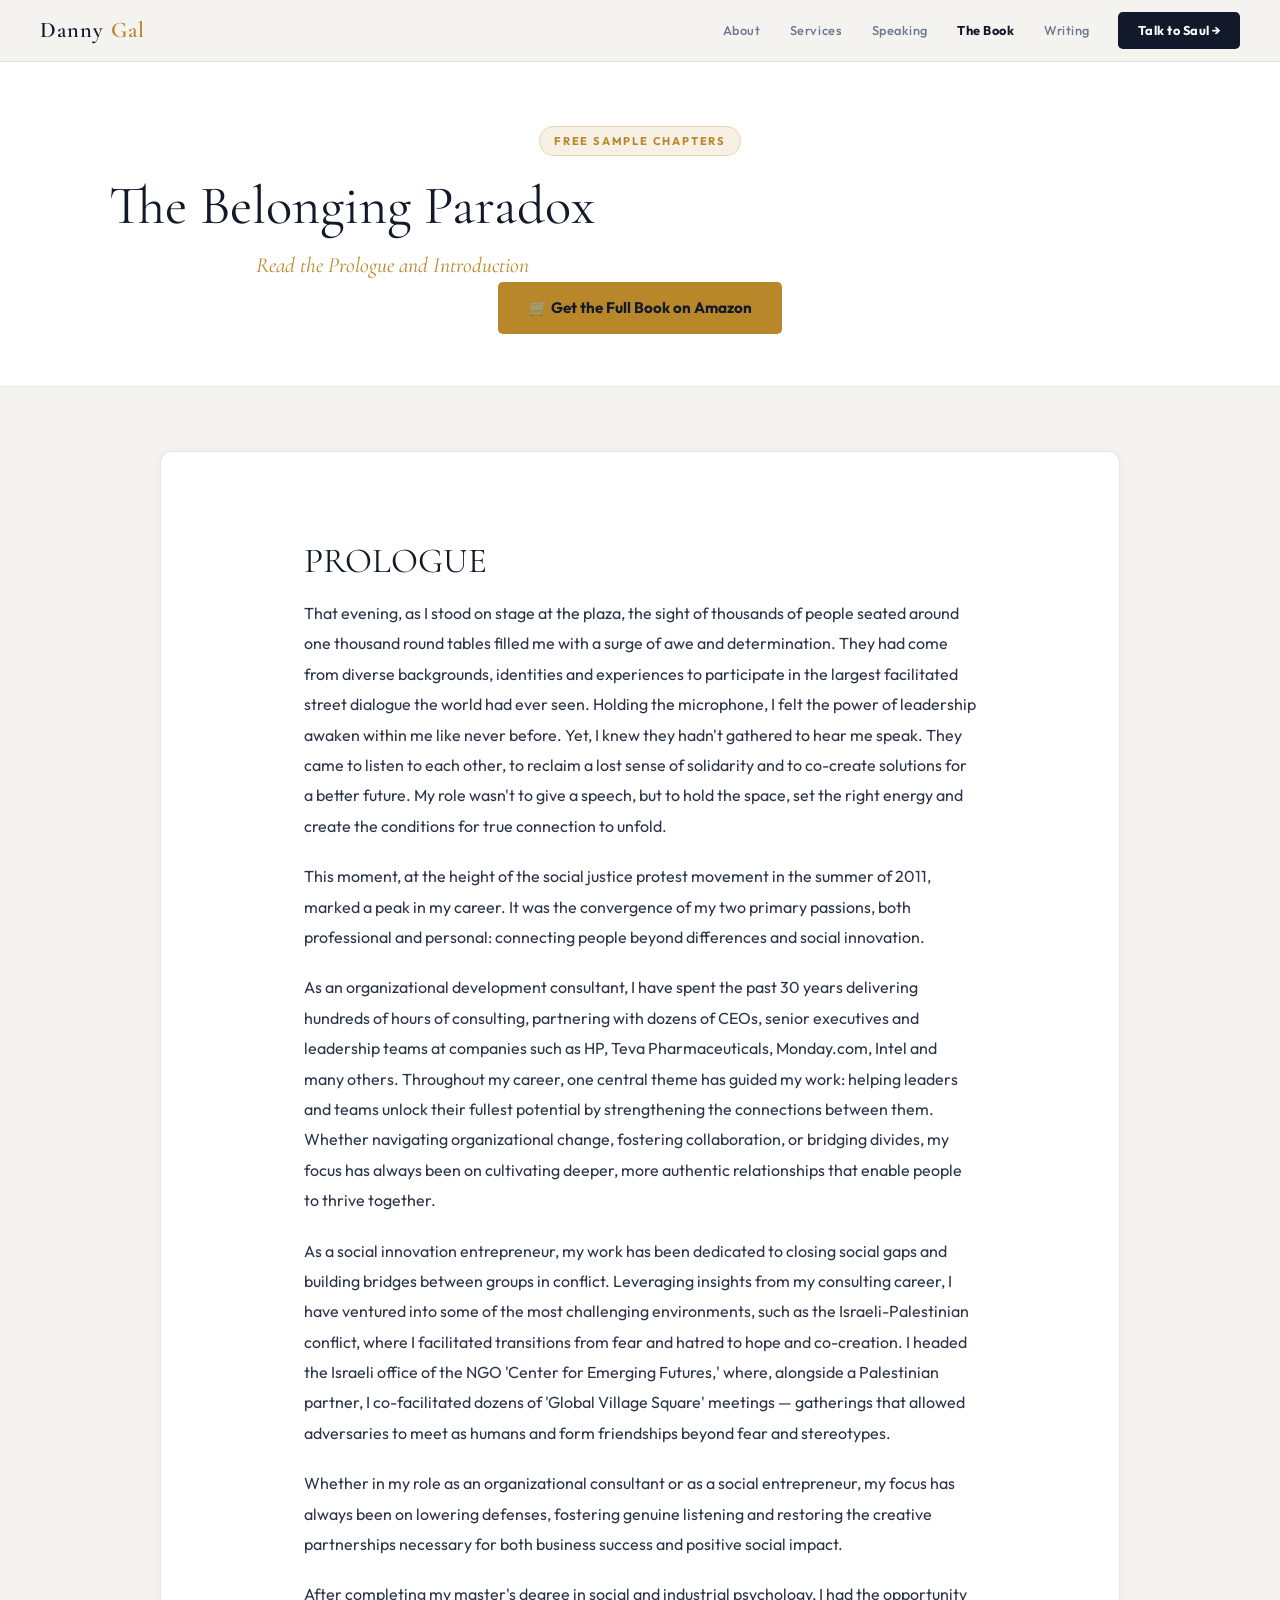
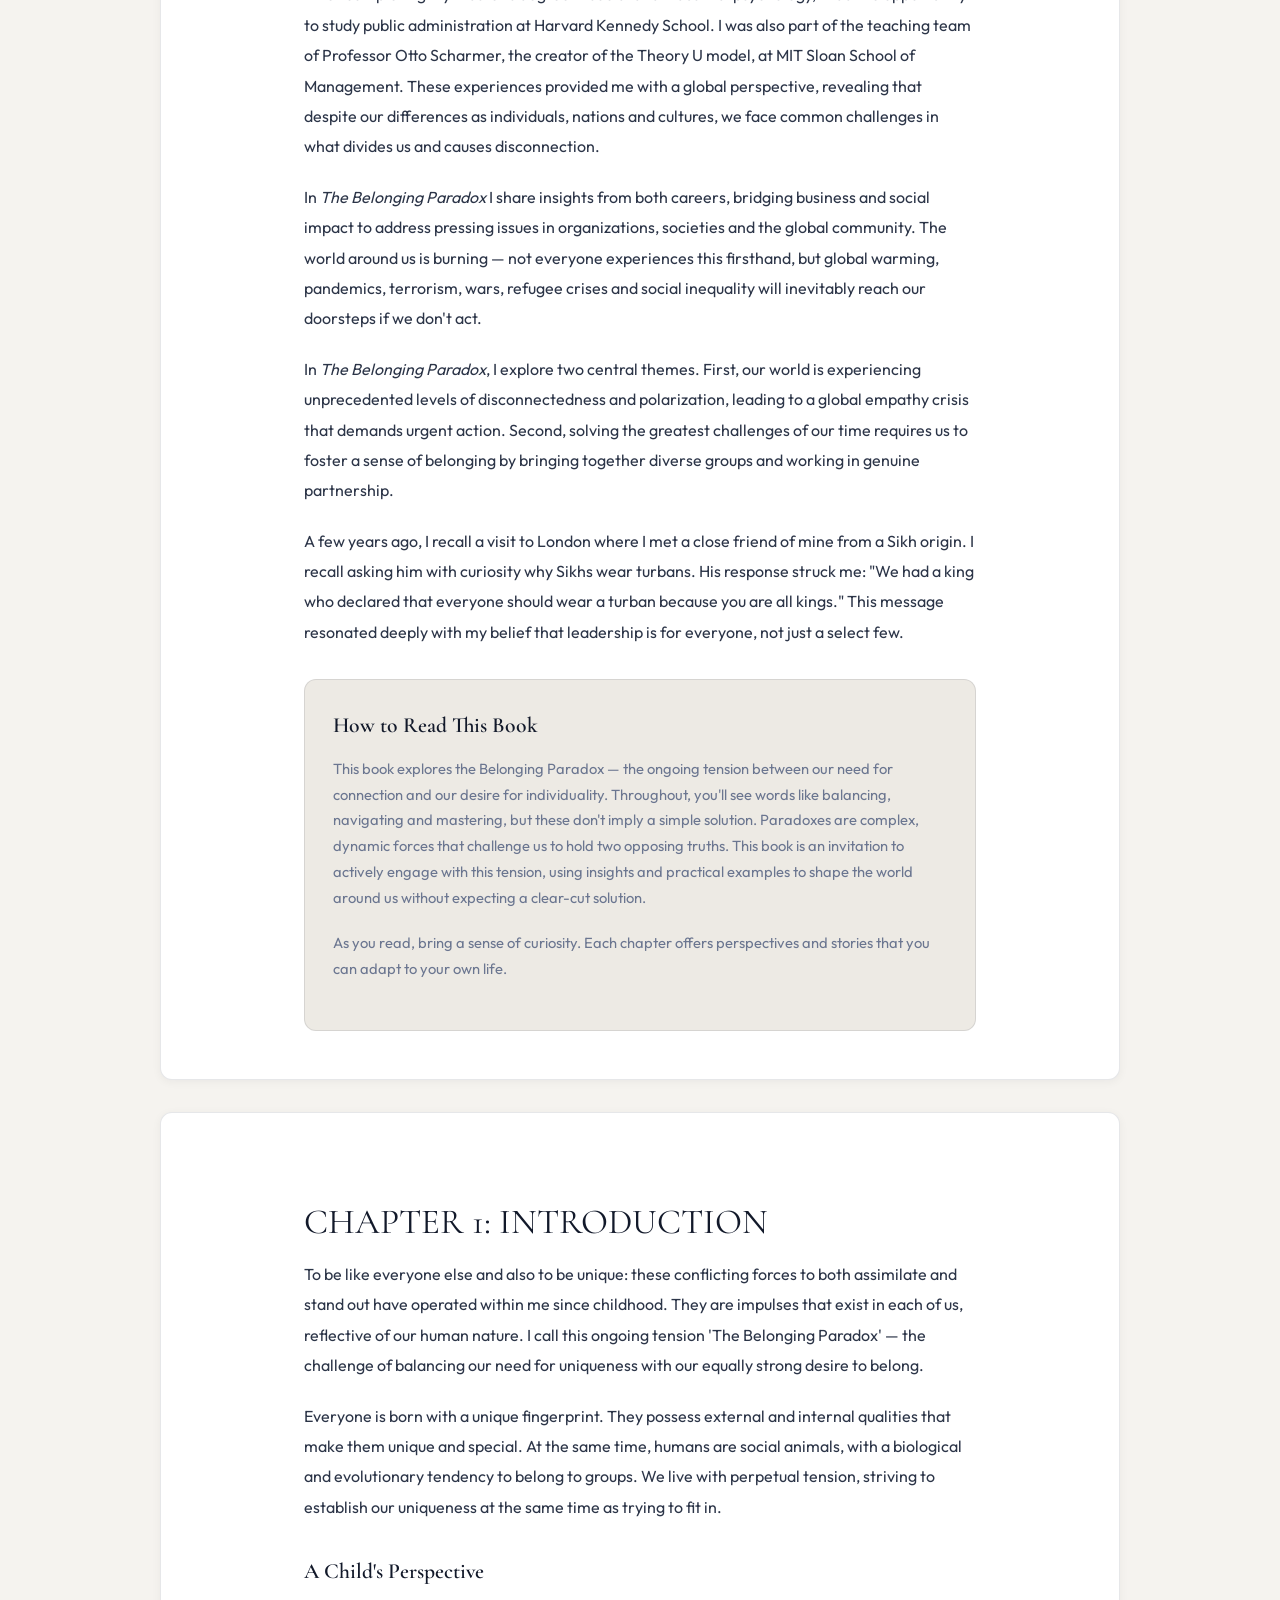
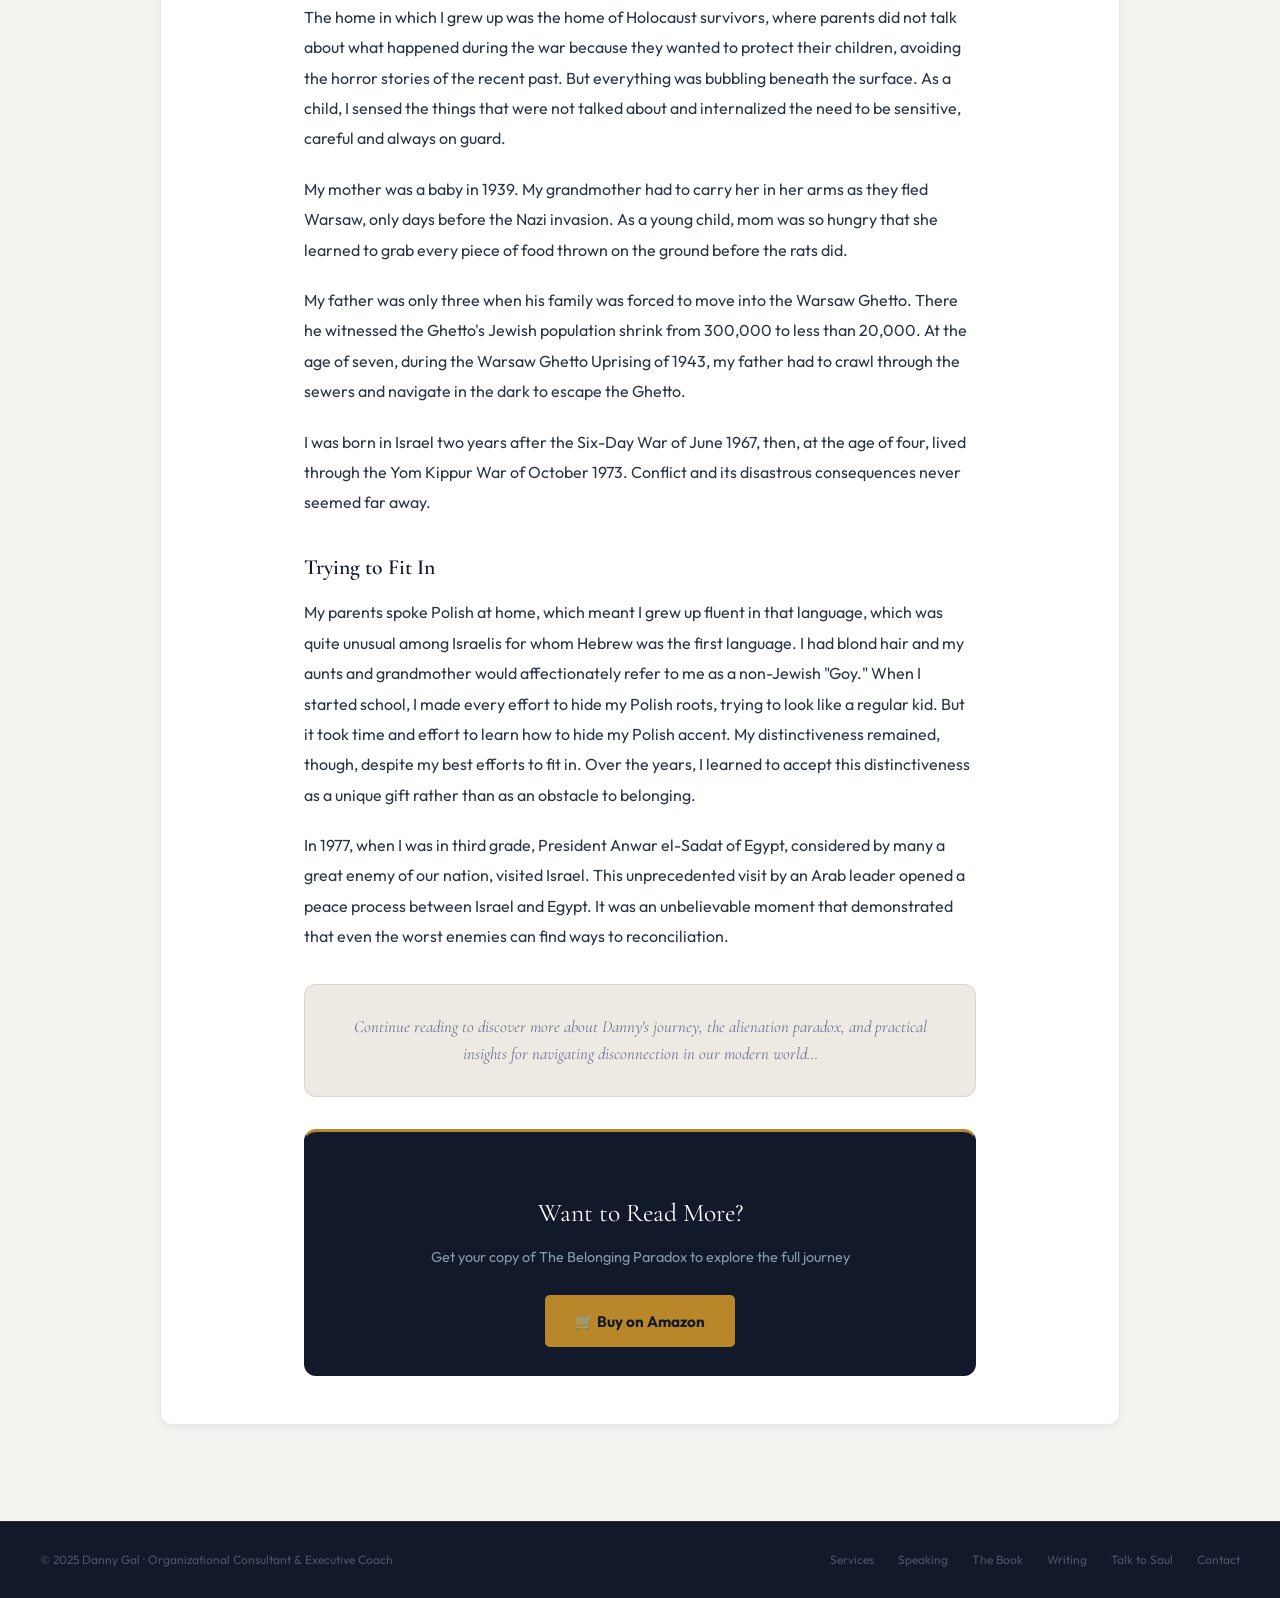
<file: dannygal-site/book-excerpt.html>
<!DOCTYPE html>
<html lang="en">
<head>
  <meta charset="UTF-8"/>
  <meta name="viewport" content="width=device-width, initial-scale=1.0"/>
  <title>Book Excerpt – The Belonging Paradox – Danny Gal</title>
  <link rel="preconnect" href="https://fonts.googleapis.com">
  <link href="https://fonts.googleapis.com/css2?family=Cormorant+Garamond:ital,wght@0,300;0,400;0,600;0,700;1,300;1,400&family=Outfit:wght@300;400;500;600;700&display=swap" rel="stylesheet">
  <link rel="stylesheet" href="_page.css">
</head>
<body>

<header>
  <a href="index.html" class="logo">Danny <em>Gal</em></a>
  <nav>
    <a href="index.html#about" class="nav-link">About</a>
    <a href="services.html" class="nav-link">Services</a>
    <a href="booking.html" class="nav-link">Speaking</a>
    <a href="book-excerpt.html" class="nav-link here">The Book</a>
    <a href="writing.html" class="nav-link">Writing</a>
    <a href="https://talktosaul.ai/" target="_blank" class="btn-cta">Talk to Saul &rarr;</a>
    <button class="nav-toggle" id="nav-toggle" aria-label="Open navigation">&#9776;</button>
  </nav>
</header>

<div class="mobile-nav" id="mobile-nav">
    <a href="index.html#about" class="nav-link">About</a>
    <a href="services.html" class="nav-link">Services</a>
    <a href="booking.html" class="nav-link">Speaking</a>
    <a href="book-excerpt.html" class="nav-link here">The Book</a>
    <a href="writing.html" class="nav-link">Writing</a>
  <a href="https://talktosaul.ai/" target="_blank" class="btn-cta">Talk to Saul &rarr;</a>
</div>

<div class="spacer"></div>


<section class="hero-section" style="text-align:center;">
  <div class="max-w-4xl px-6">
    <span class="badge">Free Sample Chapters</span>
    <h1>The Belonging Paradox</h1>
    <p>Read the Prologue and Introduction</p>
    <a href="https://www.amazon.com/s?k=The+Belonging+Paradox+Danny+Gal" target="_blank" class="btn-primary btn-lg">🛒 Get the Full Book on Amazon</a>
  </div>
</section>

<section class="section">
  <div class="max-w-4xl px-6">

    <div class="article-card">
      <div class="prose">
        <h2>PROLOGUE</h2>
        <p>That evening, as I stood on stage at the plaza, the sight of thousands of people seated around one thousand round tables filled me with a surge of awe and determination. They had come from diverse backgrounds, identities and experiences to participate in the largest facilitated street dialogue the world had ever seen. Holding the microphone, I felt the power of leadership awaken within me like never before. Yet, I knew they hadn't gathered to hear me speak. They came to listen to each other, to reclaim a lost sense of solidarity and to co-create solutions for a better future. My role wasn't to give a speech, but to hold the space, set the right energy and create the conditions for true connection to unfold.</p>
        <p>This moment, at the height of the social justice protest movement in the summer of 2011, marked a peak in my career. It was the convergence of my two primary passions, both professional and personal: connecting people beyond differences and social innovation.</p>
        <p>As an organizational development consultant, I have spent the past 30 years delivering hundreds of hours of consulting, partnering with dozens of CEOs, senior executives and leadership teams at companies such as HP, Teva Pharmaceuticals, Monday.com, Intel and many others. Throughout my career, one central theme has guided my work: helping leaders and teams unlock their fullest potential by strengthening the connections between them. Whether navigating organizational change, fostering collaboration, or bridging divides, my focus has always been on cultivating deeper, more authentic relationships that enable people to thrive together.</p>
        <p>As a social innovation entrepreneur, my work has been dedicated to closing social gaps and building bridges between groups in conflict. Leveraging insights from my consulting career, I have ventured into some of the most challenging environments, such as the Israeli-Palestinian conflict, where I facilitated transitions from fear and hatred to hope and co-creation. I headed the Israeli office of the NGO 'Center for Emerging Futures,' where, alongside a Palestinian partner, I co-facilitated dozens of 'Global Village Square' meetings — gatherings that allowed adversaries to meet as humans and form friendships beyond fear and stereotypes.</p>
        <p>Whether in my role as an organizational consultant or as a social entrepreneur, my focus has always been on lowering defenses, fostering genuine listening and restoring the creative partnerships necessary for both business success and positive social impact.</p>
        <p>After completing my master's degree in social and industrial psychology, I had the opportunity to study public administration at Harvard Kennedy School. I was also part of the teaching team of Professor Otto Scharmer, the creator of the Theory U model, at MIT Sloan School of Management. These experiences provided me with a global perspective, revealing that despite our differences as individuals, nations and cultures, we face common challenges in what divides us and causes disconnection.</p>
        <p>In <em>The Belonging Paradox</em> I share insights from both careers, bridging business and social impact to address pressing issues in organizations, societies and the global community. The world around us is burning — not everyone experiences this firsthand, but global warming, pandemics, terrorism, wars, refugee crises and social inequality will inevitably reach our doorsteps if we don't act.</p>
        <p>In <em>The Belonging Paradox</em>, I explore two central themes. First, our world is experiencing unprecedented levels of disconnectedness and polarization, leading to a global empathy crisis that demands urgent action. Second, solving the greatest challenges of our time requires us to foster a sense of belonging by bringing together diverse groups and working in genuine partnership.</p>
        <p>A few years ago, I recall a visit to London where I met a close friend of mine from a Sikh origin. I recall asking him with curiosity why Sikhs wear turbans. His response struck me: "We had a king who declared that everyone should wear a turban because you are all kings." This message resonated deeply with my belief that leadership is for everyone, not just a select few.</p>
        <div class="how-to-read">
          <h3>How to Read This Book</h3>
          <p>This book explores the Belonging Paradox — the ongoing tension between our need for connection and our desire for individuality. Throughout, you'll see words like balancing, navigating and mastering, but these don't imply a simple solution. Paradoxes are complex, dynamic forces that challenge us to hold two opposing truths. This book is an invitation to actively engage with this tension, using insights and practical examples to shape the world around us without expecting a clear-cut solution.</p>
          <p>As you read, bring a sense of curiosity. Each chapter offers perspectives and stories that you can adapt to your own life.</p>
        </div>
      </div>
    </div>

    <div class="article-card">
      <div class="prose">
        <h2>CHAPTER 1: INTRODUCTION</h2>
        <p>To be like everyone else and also to be unique: these conflicting forces to both assimilate and stand out have operated within me since childhood. They are impulses that exist in each of us, reflective of our human nature. I call this ongoing tension 'The Belonging Paradox' — the challenge of balancing our need for uniqueness with our equally strong desire to belong.</p>
        <p>Everyone is born with a unique fingerprint. They possess external and internal qualities that make them unique and special. At the same time, humans are social animals, with a biological and evolutionary tendency to belong to groups. We live with perpetual tension, striving to establish our uniqueness at the same time as trying to fit in.</p>

        <h3>A Child's Perspective</h3>
        <p>The home in which I grew up was the home of Holocaust survivors, where parents did not talk about what happened during the war because they wanted to protect their children, avoiding the horror stories of the recent past. But everything was bubbling beneath the surface. As a child, I sensed the things that were not talked about and internalized the need to be sensitive, careful and always on guard.</p>
        <p>My mother was a baby in 1939. My grandmother had to carry her in her arms as they fled Warsaw, only days before the Nazi invasion. As a young child, mom was so hungry that she learned to grab every piece of food thrown on the ground before the rats did.</p>
        <p>My father was only three when his family was forced to move into the Warsaw Ghetto. There he witnessed the Ghetto's Jewish population shrink from 300,000 to less than 20,000. At the age of seven, during the Warsaw Ghetto Uprising of 1943, my father had to crawl through the sewers and navigate in the dark to escape the Ghetto.</p>
        <p>I was born in Israel two years after the Six-Day War of June 1967, then, at the age of four, lived through the Yom Kippur War of October 1973. Conflict and its disastrous consequences never seemed far away.</p>

        <h3>Trying to Fit In</h3>
        <p>My parents spoke Polish at home, which meant I grew up fluent in that language, which was quite unusual among Israelis for whom Hebrew was the first language. I had blond hair and my aunts and grandmother would affectionately refer to me as a non-Jewish "Goy." When I started school, I made every effort to hide my Polish roots, trying to look like a regular kid. But it took time and effort to learn how to hide my Polish accent. My distinctiveness remained, though, despite my best efforts to fit in. Over the years, I learned to accept this distinctiveness as a unique gift rather than as an obstacle to belonging.</p>
        <p>In 1977, when I was in third grade, President Anwar el-Sadat of Egypt, considered by many a great enemy of our nation, visited Israel. This unprecedented visit by an Arab leader opened a peace process between Israel and Egypt. It was an unbelievable moment that demonstrated that even the worst enemies can find ways to reconciliation.</p>

        <div class="continue-reading">Continue reading to discover more about Danny's journey, the alienation paradox, and practical insights for navigating disconnection in our modern world…</div>

        <div class="buy-cta">
          <h3>Want to Read More?</h3>
          <p>Get your copy of The Belonging Paradox to explore the full journey</p>
          <a href="https://www.amazon.com/s?k=The+Belonging+Paradox+Danny+Gal" target="_blank" class="btn-primary btn-lg">🛒 Buy on Amazon</a>
        </div>
      </div>
    </div>

  </div>
</section>

<footer>
  <span>&copy; 2025 Danny Gal &middot; Organizational Consultant &amp; Executive Coach</span>
  <div class="f-links">
    <a href="services.html">Services</a>
    <a href="booking.html">Speaking</a>
    <a href="book-excerpt.html">The Book</a>
    <a href="writing.html">Writing</a>
    <a href="https://talktosaul.ai/" target="_blank">Talk to Saul</a>
    <a href="mailto:dannygal05@gmail.com">Contact</a>
  </div>
</footer>

<script>
  const navToggle = document.getElementById('nav-toggle');
  const mobileNav = document.getElementById('mobile-nav');
  navToggle.addEventListener('click', () => {
    const open = mobileNav.classList.toggle('open');
    navToggle.innerHTML = open ? '&#10005;' : '&#9776;';
  });
</script>
</body>
</html>
</file>
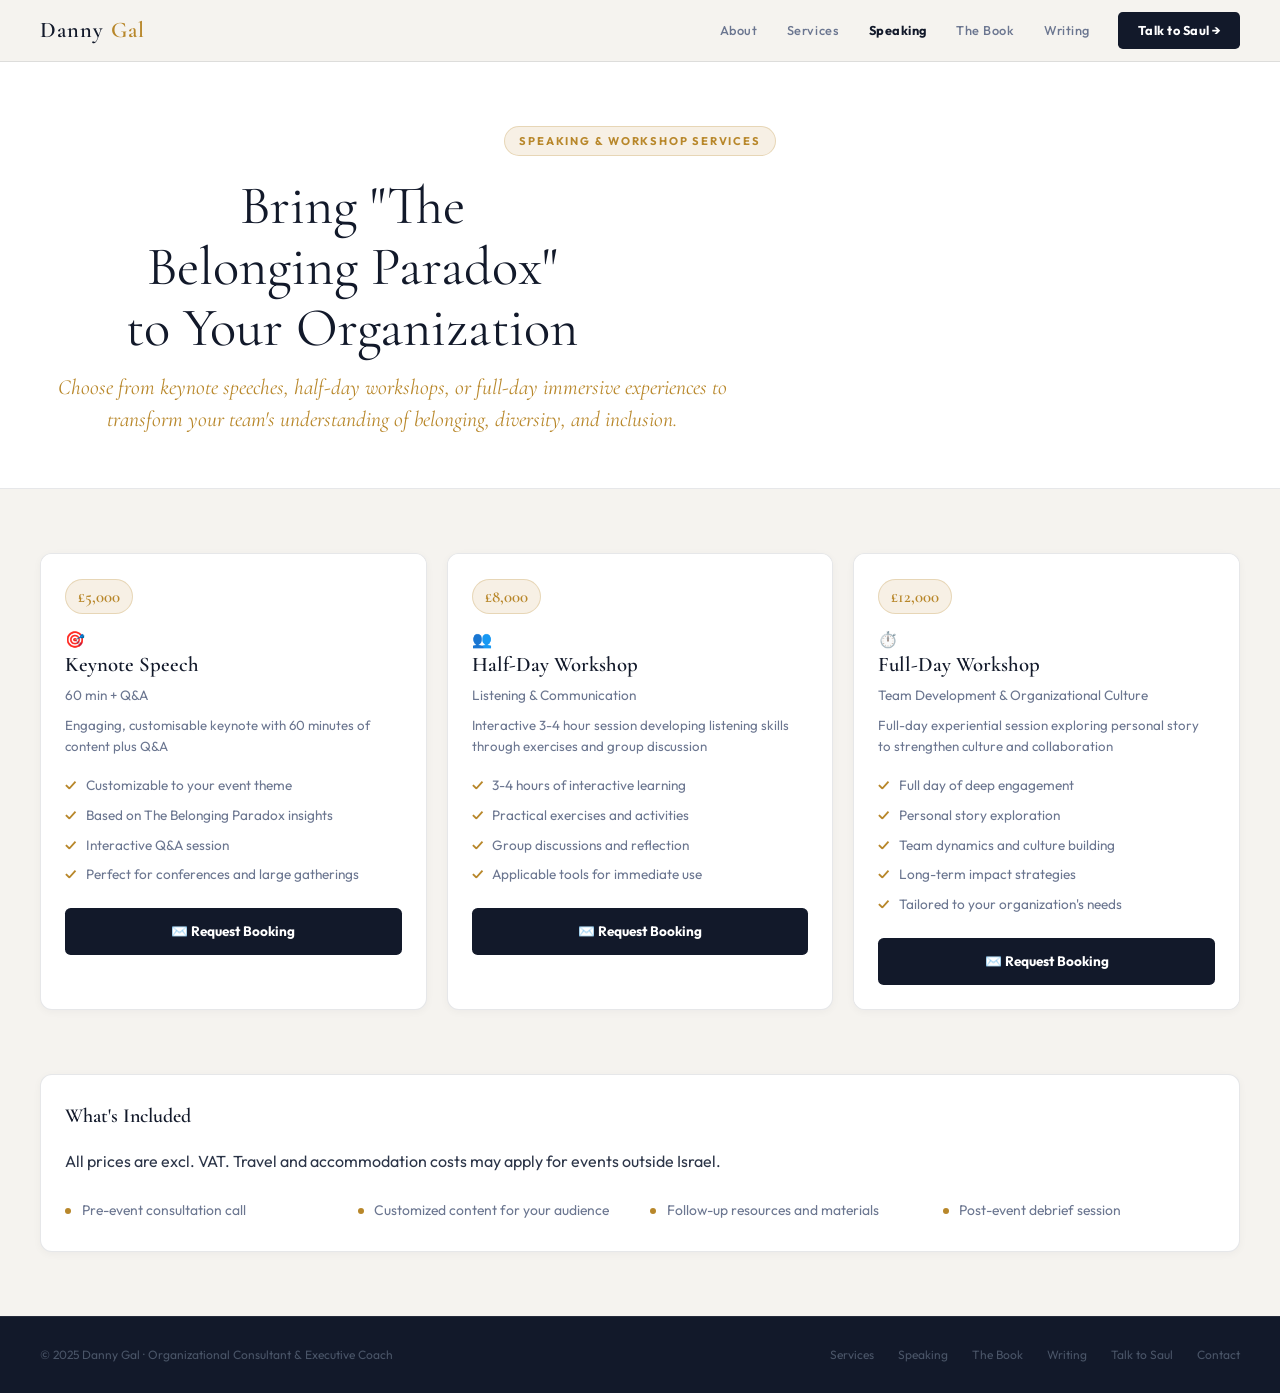
<file: dannygal-site/booking.html>
<!DOCTYPE html>
<html lang="en">
<head>
  <meta charset="UTF-8"/>
  <meta name="viewport" content="width=device-width, initial-scale=1.0"/>
  <title>Book a Talk or Workshop – Danny Gal</title>
  <link rel="preconnect" href="https://fonts.googleapis.com">
  <link href="https://fonts.googleapis.com/css2?family=Cormorant+Garamond:ital,wght@0,300;0,400;0,600;0,700;1,300;1,400&family=Outfit:wght@300;400;500;600;700&display=swap" rel="stylesheet">
  <link rel="stylesheet" href="_page.css">
</head>
<body>

<header>
  <a href="index.html" class="logo">Danny <em>Gal</em></a>
  <nav>
    <a href="index.html#about" class="nav-link">About</a>
    <a href="services.html" class="nav-link">Services</a>
    <a href="booking.html" class="nav-link here">Speaking</a>
    <a href="book-excerpt.html" class="nav-link">The Book</a>
    <a href="writing.html" class="nav-link">Writing</a>
    <a href="https://talktosaul.ai/" target="_blank" class="btn-cta">Talk to Saul &rarr;</a>
    <button class="nav-toggle" id="nav-toggle" aria-label="Open navigation">&#9776;</button>
  </nav>
</header>

<div class="mobile-nav" id="mobile-nav">
    <a href="index.html#about" class="nav-link">About</a>
    <a href="services.html" class="nav-link">Services</a>
    <a href="booking.html" class="nav-link here">Speaking</a>
    <a href="book-excerpt.html" class="nav-link">The Book</a>
    <a href="writing.html" class="nav-link">Writing</a>
  <a href="https://talktosaul.ai/" target="_blank" class="btn-cta">Talk to Saul &rarr;</a>
</div>

<div class="spacer"></div>


<section class="hero-section" style="text-align:center;">
  <div class="max-w-5xl px-6">
    <span class="badge">Speaking & Workshop Services</span>
    <h1>Bring "The Belonging Paradox"<br>to Your Organization</h1>
    <p>Choose from keynote speeches, half-day workshops, or full-day immersive experiences to transform your team's understanding of belonging, diversity, and inclusion.</p>
  </div>
</section>

<section class="section">
  <div class="max-w-7xl px-6">
    <div class="service-cards">

      <div class="svc-card">
        <div class="svc-top">
          <span class="price-badge">£5,000</span>
          <div>🎯</div>
          <h3>Keynote Speech</h3>
          <div class="sub">60 min + Q&A</div>
        </div>
        <div class="svc-bottom">
          <p class="svc-desc">Engaging, customisable keynote with 60 minutes of content plus Q&A</p>
          <ul class="feature-list">
            <li><span class="check">✓</span> Customizable to your event theme</li>
            <li><span class="check">✓</span> Based on The Belonging Paradox insights</li>
            <li><span class="check">✓</span> Interactive Q&A session</li>
            <li><span class="check">✓</span> Perfect for conferences and large gatherings</li>
          </ul>
          <a href="mailto:dannygal05@gmail.com?subject=Booking%20Inquiry%3A%20Keynote%20Speech&body=Hi%20Danny%2C%0A%0AI'm%20interested%20in%20booking%20your%20Keynote%20Speech%20for%20our%20organization.%0A%0APlease%20let%20me%20know%20your%20availability%20and%20next%20steps.%0A%0ABest%20regards%2C" class="svc-btn">✉️ Request Booking</a>
        </div>
      </div>

      <div class="svc-card">
        <div class="svc-top">
          <span class="price-badge">£8,000</span>
          <div>👥</div>
          <h3>Half-Day Workshop</h3>
          <div class="sub">Listening & Communication</div>
        </div>
        <div class="svc-bottom">
          <p class="svc-desc">Interactive 3-4 hour session developing listening skills through exercises and group discussion</p>
          <ul class="feature-list">
            <li><span class="check">✓</span> 3-4 hours of interactive learning</li>
            <li><span class="check">✓</span> Practical exercises and activities</li>
            <li><span class="check">✓</span> Group discussions and reflection</li>
            <li><span class="check">✓</span> Applicable tools for immediate use</li>
          </ul>
          <a href="mailto:dannygal05@gmail.com?subject=Booking%20Inquiry%3A%20Half-Day%20Workshop&body=Hi%20Danny%2C%0A%0AI'm%20interested%20in%20booking%20your%20Half-Day%20Workshop%20for%20our%20organization.%0A%0APlease%20let%20me%20know%20your%20availability%20and%20next%20steps.%0A%0ABest%20regards%2C" class="svc-btn">✉️ Request Booking</a>
        </div>
      </div>

      <div class="svc-card">
        <div class="svc-top">
          <span class="price-badge">£12,000</span>
          <div>⏱️</div>
          <h3>Full-Day Workshop</h3>
          <div class="sub">Team Development & Organizational Culture</div>
        </div>
        <div class="svc-bottom">
          <p class="svc-desc">Full-day experiential session exploring personal story to strengthen culture and collaboration</p>
          <ul class="feature-list">
            <li><span class="check">✓</span> Full day of deep engagement</li>
            <li><span class="check">✓</span> Personal story exploration</li>
            <li><span class="check">✓</span> Team dynamics and culture building</li>
            <li><span class="check">✓</span> Long-term impact strategies</li>
            <li><span class="check">✓</span> Tailored to your organization's needs</li>
          </ul>
          <a href="mailto:dannygal05@gmail.com?subject=Booking%20Inquiry%3A%20Full-Day%20Workshop&body=Hi%20Danny%2C%0A%0AI'm%20interested%20in%20booking%20your%20Full-Day%20Workshop%20for%20our%20organization.%0A%0APlease%20let%20me%20know%20your%20availability%20and%20next%20steps.%0A%0ABest%20regards%2C" class="svc-btn">✉️ Request Booking</a>
        </div>
      </div>

    </div>
  </div>
</section>

<section class="section">
  <div class="max-w-5xl px-6">
    <div class="includes-card">
      <h3>What's Included</h3>
      <p>All prices are excl. VAT. Travel and accommodation costs may apply for events outside Israel.</p>
      <div class="includes-grid">
        <div class="inc-item"><div class="inc-dot"></div><span>Pre-event consultation call</span></div>
        <div class="inc-item"><div class="inc-dot"></div><span>Customized content for your audience</span></div>
        <div class="inc-item"><div class="inc-dot"></div><span>Follow-up resources and materials</span></div>
        <div class="inc-item"><div class="inc-dot"></div><span>Post-event debrief session</span></div>
      </div>
    </div>
  </div>
</section>

<footer>
  <span>&copy; 2025 Danny Gal &middot; Organizational Consultant &amp; Executive Coach</span>
  <div class="f-links">
    <a href="services.html">Services</a>
    <a href="booking.html">Speaking</a>
    <a href="book-excerpt.html">The Book</a>
    <a href="writing.html">Writing</a>
    <a href="https://talktosaul.ai/" target="_blank">Talk to Saul</a>
    <a href="mailto:dannygal05@gmail.com">Contact</a>
  </div>
</footer>

<script>
  const navToggle = document.getElementById('nav-toggle');
  const mobileNav = document.getElementById('mobile-nav');
  navToggle.addEventListener('click', () => {
    const open = mobileNav.classList.toggle('open');
    navToggle.innerHTML = open ? '&#10005;' : '&#9776;';
  });
</script>
</body>
</html>
</file>
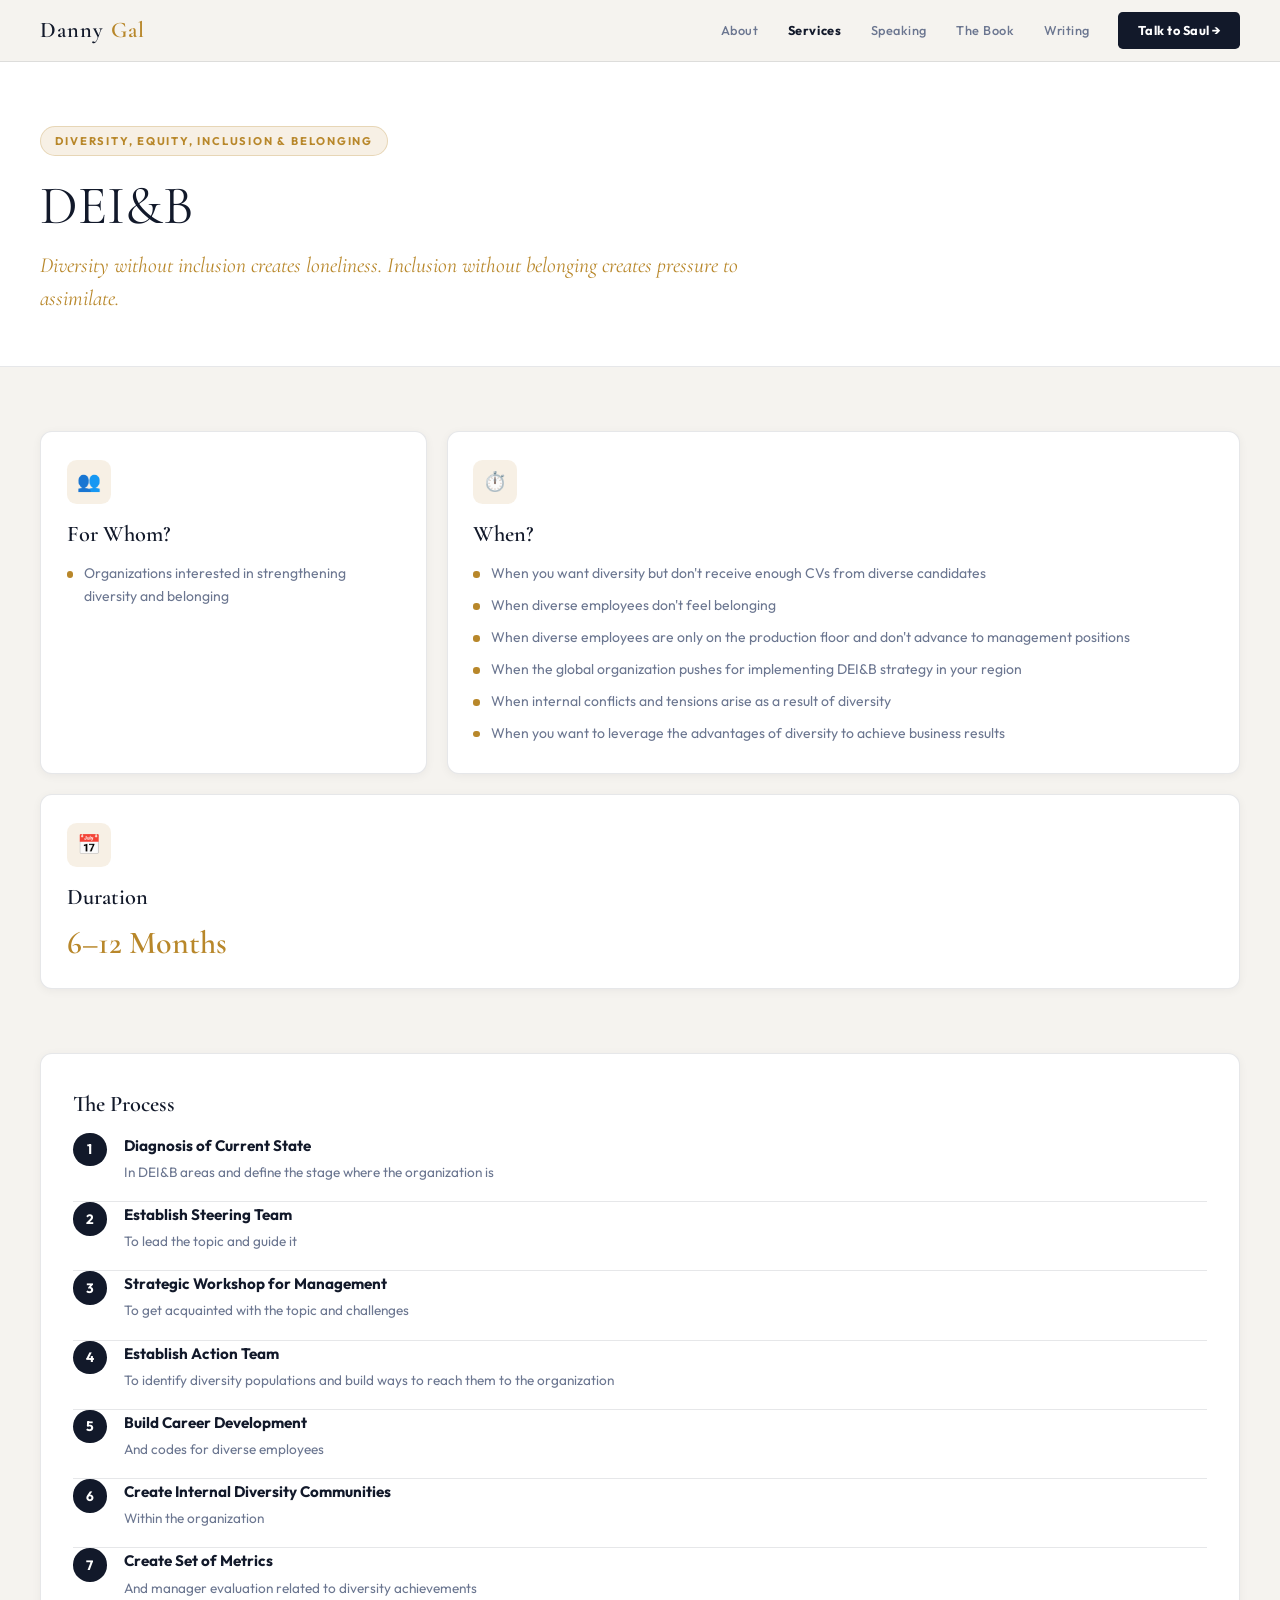
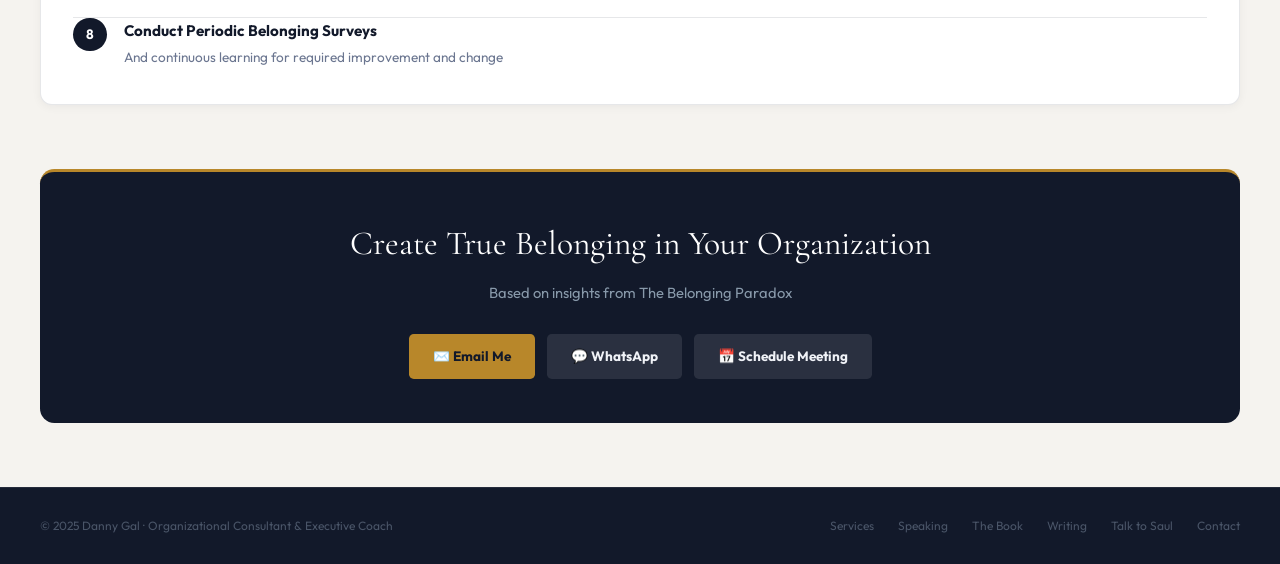
<file: dannygal-site/deib.html>
<!DOCTYPE html>
<html lang="en">
<head>
  <meta charset="UTF-8"/>
  <meta name="viewport" content="width=device-width, initial-scale=1.0"/>
  <title>DEI&B – Danny Gal</title>
  <link rel="preconnect" href="https://fonts.googleapis.com">
  <link href="https://fonts.googleapis.com/css2?family=Cormorant+Garamond:ital,wght@0,300;0,400;0,600;0,700;1,300;1,400&family=Outfit:wght@300;400;500;600;700&display=swap" rel="stylesheet">
  <link rel="stylesheet" href="_page.css">
</head>
<body>

<header>
  <a href="index.html" class="logo">Danny <em>Gal</em></a>
  <nav>
    <a href="index.html#about" class="nav-link">About</a>
    <a href="services.html" class="nav-link here">Services</a>
    <a href="booking.html" class="nav-link">Speaking</a>
    <a href="book-excerpt.html" class="nav-link">The Book</a>
    <a href="writing.html" class="nav-link">Writing</a>
    <a href="https://talktosaul.ai/" target="_blank" class="btn-cta">Talk to Saul &rarr;</a>
    <button class="nav-toggle" id="nav-toggle" aria-label="Open navigation">&#9776;</button>
  </nav>
</header>

<div class="mobile-nav" id="mobile-nav">
    <a href="index.html#about" class="nav-link">About</a>
    <a href="services.html" class="nav-link here">Services</a>
    <a href="booking.html" class="nav-link">Speaking</a>
    <a href="book-excerpt.html" class="nav-link">The Book</a>
    <a href="writing.html" class="nav-link">Writing</a>
  <a href="https://talktosaul.ai/" target="_blank" class="btn-cta">Talk to Saul &rarr;</a>
</div>

<div class="spacer"></div>

<section class="hero-section">
  <div class="max-w-5xl px-6">
    <span class="badge">Diversity, Equity, Inclusion & Belonging</span>
    <h1>DEI&B</h1>
    <p>Diversity without inclusion creates loneliness. Inclusion without belonging creates pressure to assimilate.</p>
  </div>
</section>
<section class="section">
  <div class="max-w-5xl px-6">
    <div class="grid-3">
      <div class="card"><div class="card-body"><div class="icon-circle">👥</div><h3>For Whom?</h3><ul class="bullet-list"><li><span class="bullet-dot"></span>Organizations interested in strengthening diversity and belonging</li></ul></div></div>
      <div class="card col-span-2"><div class="card-body"><div class="icon-circle">⏱️</div><h3>When?</h3><ul class="bullet-list"><li><span class="bullet-dot"></span>When you want diversity but don't receive enough CVs from diverse candidates</li><li><span class="bullet-dot"></span>When diverse employees don't feel belonging</li><li><span class="bullet-dot"></span>When diverse employees are only on the production floor and don't advance to management positions</li><li><span class="bullet-dot"></span>When the global organization pushes for implementing DEI&B strategy in your region</li><li><span class="bullet-dot"></span>When internal conflicts and tensions arise as a result of diversity</li><li><span class="bullet-dot"></span>When you want to leverage the advantages of diversity to achieve business results</li></ul></div></div>
      <div class="card col-span-3"><div class="card-body"><div class="icon-circle">📅</div><h3>Duration</h3><p>6–12 Months</p></div></div>
    </div>
  </div>
</section>
<section class="section">
  <div class="max-w-5xl px-6">
    <div class="card"><div class="card-body-lg"><h3>The Process</h3><div><div class="process-step"><div class="step-num">1</div><div class="step-content"><h4>Diagnosis of Current State</h4><p>In DEI&B areas and define the stage where the organization is</p></div></div><div class="process-step"><div class="step-num">2</div><div class="step-content"><h4>Establish Steering Team</h4><p>To lead the topic and guide it</p></div></div><div class="process-step"><div class="step-num">3</div><div class="step-content"><h4>Strategic Workshop for Management</h4><p>To get acquainted with the topic and challenges</p></div></div><div class="process-step"><div class="step-num">4</div><div class="step-content"><h4>Establish Action Team</h4><p>To identify diversity populations and build ways to reach them to the organization</p></div></div><div class="process-step"><div class="step-num">5</div><div class="step-content"><h4>Build Career Development</h4><p>And codes for diverse employees</p></div></div><div class="process-step"><div class="step-num">6</div><div class="step-content"><h4>Create Internal Diversity Communities</h4><p>Within the organization</p></div></div><div class="process-step"><div class="step-num">7</div><div class="step-content"><h4>Create Set of Metrics</h4><p>And manager evaluation related to diversity achievements</p></div></div><div class="process-step"><div class="step-num">8</div><div class="step-content"><h4>Conduct Periodic Belonging Surveys</h4><p>And continuous learning for required improvement and change</p></div></div></div></div></div>
  </div>
</section>
<section class="section">
  <div class="max-w-5xl px-6">
    <div class="cta-block"><h3>Create True Belonging in Your Organization</h3><p>Based on insights from The Belonging Paradox</p><div class="cta-buttons"><a href="mailto:dannygal05@gmail.com" class="btn-primary">✉️ Email Me</a><a href="https://wa.me/972532319690" target="_blank" class="btn-primary">💬 WhatsApp</a><a href="https://calendar.app.google/iCX4ETeuq4DjKJee6" target="_blank" class="btn-primary">📅 Schedule Meeting</a></div></div>
  </div>
</section>

<footer>
  <span>&copy; 2025 Danny Gal &middot; Organizational Consultant &amp; Executive Coach</span>
  <div class="f-links">
    <a href="services.html">Services</a>
    <a href="booking.html">Speaking</a>
    <a href="book-excerpt.html">The Book</a>
    <a href="writing.html">Writing</a>
    <a href="https://talktosaul.ai/" target="_blank">Talk to Saul</a>
    <a href="mailto:dannygal05@gmail.com">Contact</a>
  </div>
</footer>

<script>
  const navToggle = document.getElementById('nav-toggle');
  const mobileNav = document.getElementById('mobile-nav');
  navToggle.addEventListener('click', () => {
    const open = mobileNav.classList.toggle('open');
    navToggle.innerHTML = open ? '&#10005;' : '&#9776;';
  });
</script>
</body>
</html>
</file>
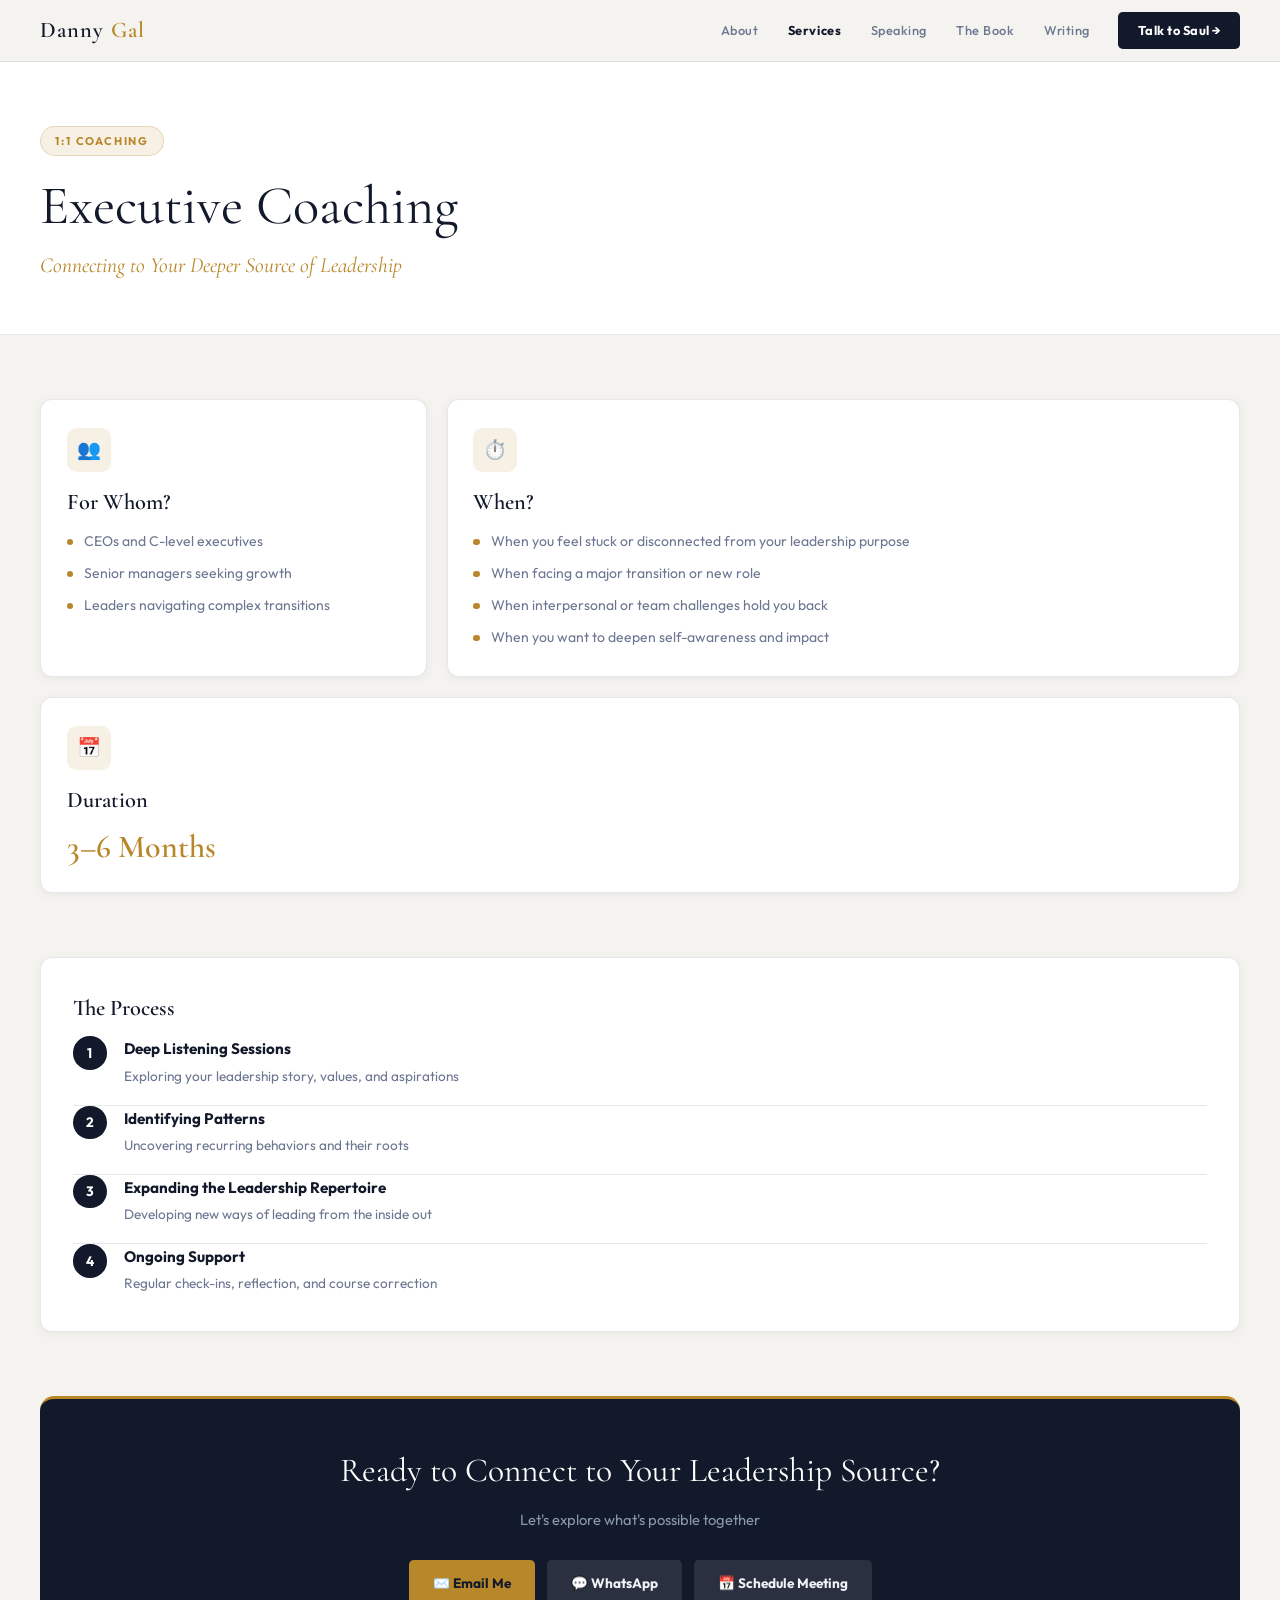
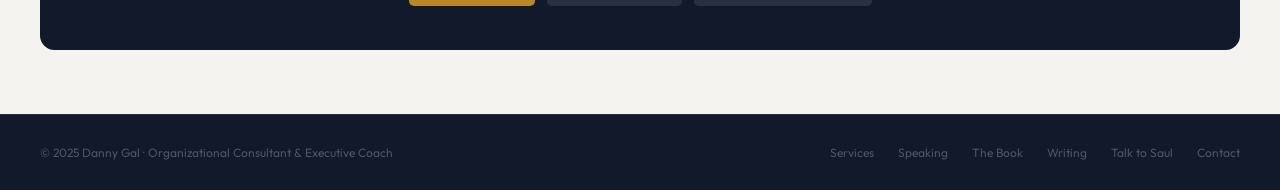
<file: dannygal-site/executive-coaching.html>
<!DOCTYPE html>
<html lang="en">
<head>
  <meta charset="UTF-8"/>
  <meta name="viewport" content="width=device-width, initial-scale=1.0"/>
  <title>Executive Coaching – Danny Gal</title>
  <link rel="preconnect" href="https://fonts.googleapis.com">
  <link href="https://fonts.googleapis.com/css2?family=Cormorant+Garamond:ital,wght@0,300;0,400;0,600;0,700;1,300;1,400&family=Outfit:wght@300;400;500;600;700&display=swap" rel="stylesheet">
  <link rel="stylesheet" href="_page.css">
</head>
<body>

<header>
  <a href="index.html" class="logo">Danny <em>Gal</em></a>
  <nav>
    <a href="index.html#about" class="nav-link">About</a>
    <a href="services.html" class="nav-link here">Services</a>
    <a href="booking.html" class="nav-link">Speaking</a>
    <a href="book-excerpt.html" class="nav-link">The Book</a>
    <a href="writing.html" class="nav-link">Writing</a>
    <a href="https://talktosaul.ai/" target="_blank" class="btn-cta">Talk to Saul &rarr;</a>
    <button class="nav-toggle" id="nav-toggle" aria-label="Open navigation">&#9776;</button>
  </nav>
</header>

<div class="mobile-nav" id="mobile-nav">
    <a href="index.html#about" class="nav-link">About</a>
    <a href="services.html" class="nav-link here">Services</a>
    <a href="booking.html" class="nav-link">Speaking</a>
    <a href="book-excerpt.html" class="nav-link">The Book</a>
    <a href="writing.html" class="nav-link">Writing</a>
  <a href="https://talktosaul.ai/" target="_blank" class="btn-cta">Talk to Saul &rarr;</a>
</div>

<div class="spacer"></div>

<section class="hero-section">
  <div class="max-w-5xl px-6">
    <span class="badge">1:1 Coaching</span>
    <h1>Executive Coaching</h1>
    <p>Connecting to Your Deeper Source of Leadership</p>
  </div>
</section>
<section class="section">
  <div class="max-w-5xl px-6">
    <div class="grid-3">
      <div class="card"><div class="card-body"><div class="icon-circle">👥</div><h3>For Whom?</h3><ul class="bullet-list"><li><span class="bullet-dot"></span>CEOs and C-level executives</li><li><span class="bullet-dot"></span>Senior managers seeking growth</li><li><span class="bullet-dot"></span>Leaders navigating complex transitions</li></ul></div></div>
      <div class="card col-span-2"><div class="card-body"><div class="icon-circle">⏱️</div><h3>When?</h3><ul class="bullet-list"><li><span class="bullet-dot"></span>When you feel stuck or disconnected from your leadership purpose</li><li><span class="bullet-dot"></span>When facing a major transition or new role</li><li><span class="bullet-dot"></span>When interpersonal or team challenges hold you back</li><li><span class="bullet-dot"></span>When you want to deepen self-awareness and impact</li></ul></div></div>
      <div class="card col-span-3"><div class="card-body"><div class="icon-circle">📅</div><h3>Duration</h3><p>3–6 Months</p></div></div>
    </div>
  </div>
</section>
<section class="section">
  <div class="max-w-5xl px-6">
    <div class="card"><div class="card-body-lg"><h3>The Process</h3><div><div class="process-step"><div class="step-num">1</div><div class="step-content"><h4>Deep Listening Sessions</h4><p>Exploring your leadership story, values, and aspirations</p></div></div><div class="process-step"><div class="step-num">2</div><div class="step-content"><h4>Identifying Patterns</h4><p>Uncovering recurring behaviors and their roots</p></div></div><div class="process-step"><div class="step-num">3</div><div class="step-content"><h4>Expanding the Leadership Repertoire</h4><p>Developing new ways of leading from the inside out</p></div></div><div class="process-step"><div class="step-num">4</div><div class="step-content"><h4>Ongoing Support</h4><p>Regular check-ins, reflection, and course correction</p></div></div></div></div></div>
  </div>
</section>
<section class="section">
  <div class="max-w-5xl px-6">
    <div class="cta-block"><h3>Ready to Connect to Your Leadership Source?</h3><p>Let's explore what's possible together</p><div class="cta-buttons"><a href="mailto:dannygal05@gmail.com" class="btn-primary">✉️ Email Me</a><a href="https://wa.me/972532319690" target="_blank" class="btn-primary">💬 WhatsApp</a><a href="https://calendar.app.google/iCX4ETeuq4DjKJee6" target="_blank" class="btn-primary">📅 Schedule Meeting</a></div></div>
  </div>
</section>

<footer>
  <span>&copy; 2025 Danny Gal &middot; Organizational Consultant &amp; Executive Coach</span>
  <div class="f-links">
    <a href="services.html">Services</a>
    <a href="booking.html">Speaking</a>
    <a href="book-excerpt.html">The Book</a>
    <a href="writing.html">Writing</a>
    <a href="https://talktosaul.ai/" target="_blank">Talk to Saul</a>
    <a href="mailto:dannygal05@gmail.com">Contact</a>
  </div>
</footer>

<script>
  const navToggle = document.getElementById('nav-toggle');
  const mobileNav = document.getElementById('mobile-nav');
  navToggle.addEventListener('click', () => {
    const open = mobileNav.classList.toggle('open');
    navToggle.innerHTML = open ? '&#10005;' : '&#9776;';
  });
</script>
</body>
</html>
</file>
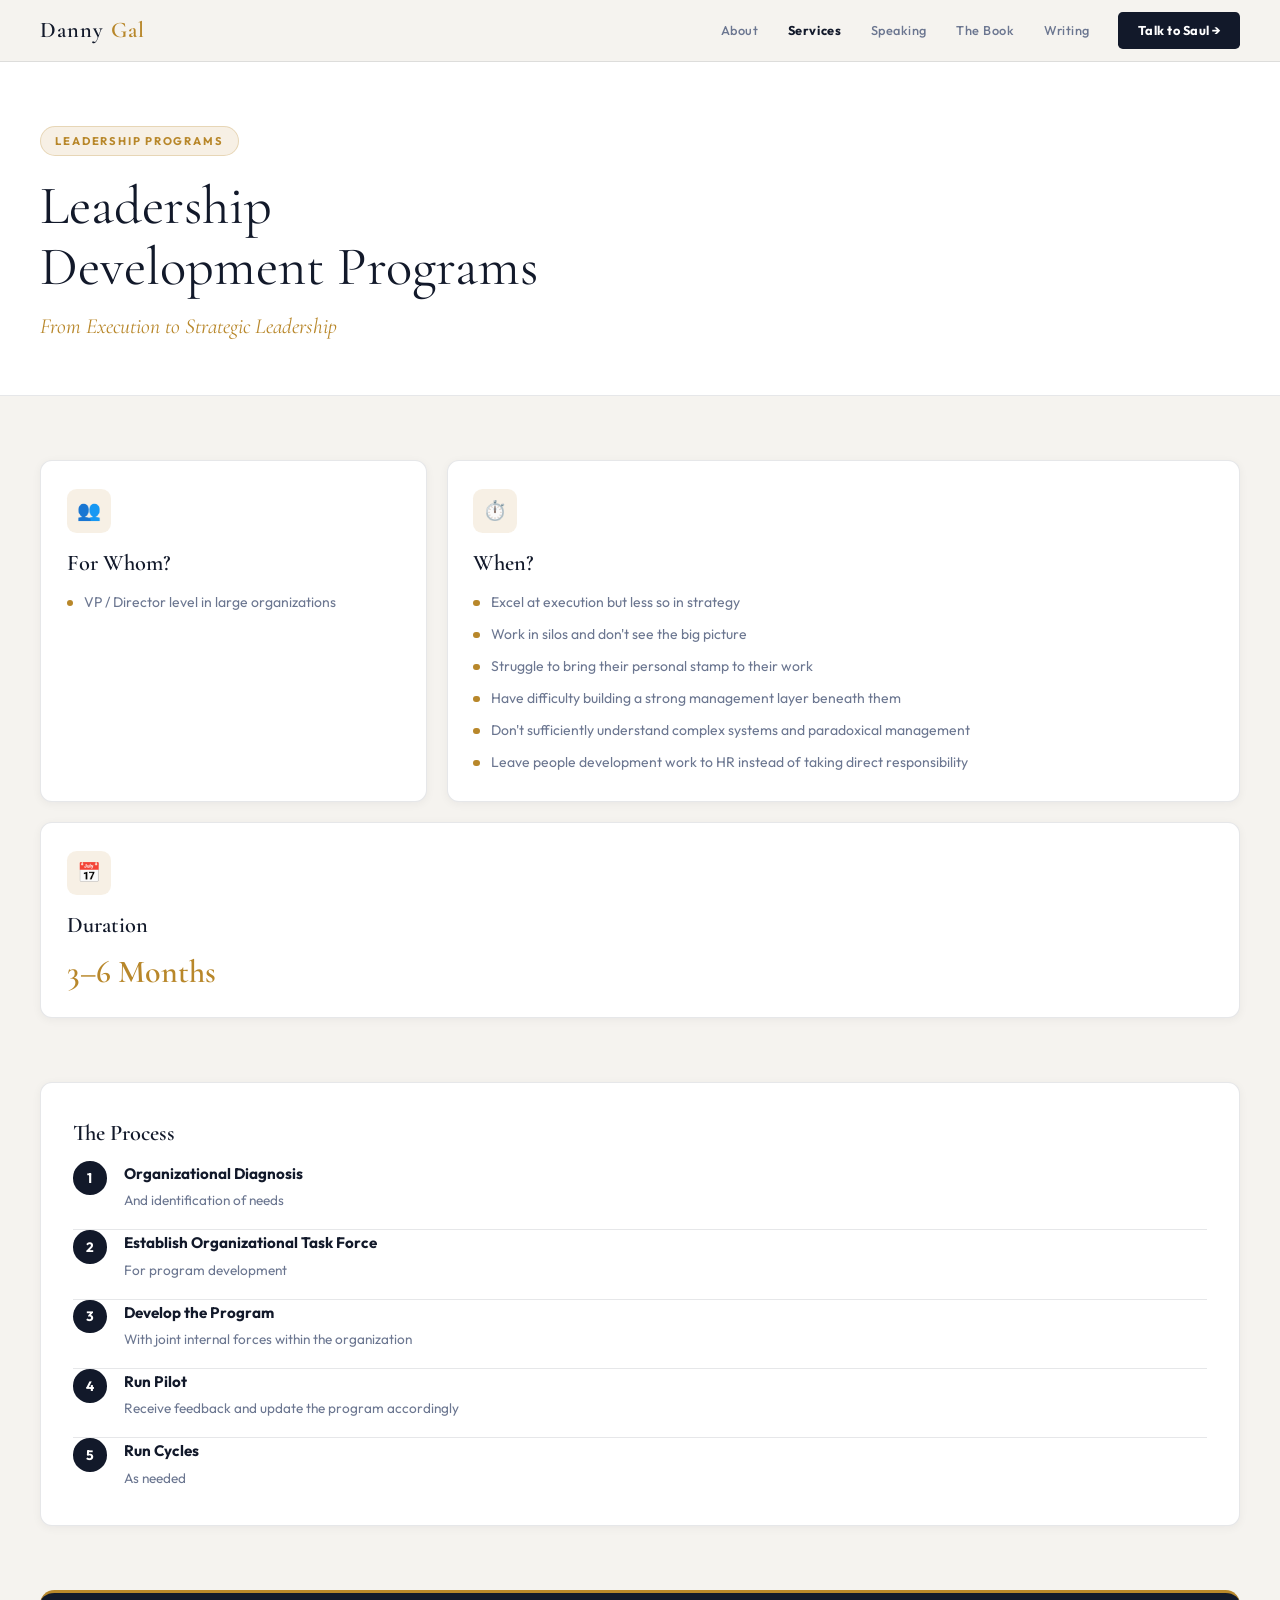
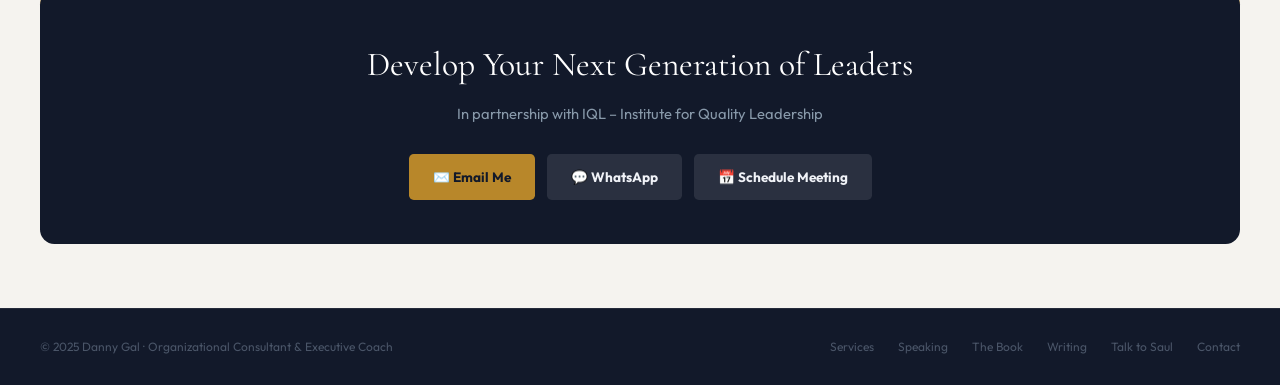
<file: dannygal-site/leadership-development.html>
<!DOCTYPE html>
<html lang="en">
<head>
  <meta charset="UTF-8"/>
  <meta name="viewport" content="width=device-width, initial-scale=1.0"/>
  <title>Leadership Development Programs – Danny Gal</title>
  <link rel="preconnect" href="https://fonts.googleapis.com">
  <link href="https://fonts.googleapis.com/css2?family=Cormorant+Garamond:ital,wght@0,300;0,400;0,600;0,700;1,300;1,400&family=Outfit:wght@300;400;500;600;700&display=swap" rel="stylesheet">
  <link rel="stylesheet" href="_page.css">
</head>
<body>

<header>
  <a href="index.html" class="logo">Danny <em>Gal</em></a>
  <nav>
    <a href="index.html#about" class="nav-link">About</a>
    <a href="services.html" class="nav-link here">Services</a>
    <a href="booking.html" class="nav-link">Speaking</a>
    <a href="book-excerpt.html" class="nav-link">The Book</a>
    <a href="writing.html" class="nav-link">Writing</a>
    <a href="https://talktosaul.ai/" target="_blank" class="btn-cta">Talk to Saul &rarr;</a>
    <button class="nav-toggle" id="nav-toggle" aria-label="Open navigation">&#9776;</button>
  </nav>
</header>

<div class="mobile-nav" id="mobile-nav">
    <a href="index.html#about" class="nav-link">About</a>
    <a href="services.html" class="nav-link here">Services</a>
    <a href="booking.html" class="nav-link">Speaking</a>
    <a href="book-excerpt.html" class="nav-link">The Book</a>
    <a href="writing.html" class="nav-link">Writing</a>
  <a href="https://talktosaul.ai/" target="_blank" class="btn-cta">Talk to Saul &rarr;</a>
</div>

<div class="spacer"></div>

<section class="hero-section">
  <div class="max-w-5xl px-6">
    <span class="badge">Leadership Programs</span>
    <h1>Leadership Development Programs</h1>
    <p>From Execution to Strategic Leadership</p>
  </div>
</section>
<section class="section">
  <div class="max-w-5xl px-6">
    <div class="grid-3">
      <div class="card"><div class="card-body"><div class="icon-circle">👥</div><h3>For Whom?</h3><ul class="bullet-list"><li><span class="bullet-dot"></span>VP / Director level in large organizations</li></ul></div></div>
      <div class="card col-span-2"><div class="card-body"><div class="icon-circle">⏱️</div><h3>When?</h3><ul class="bullet-list"><li><span class="bullet-dot"></span>Excel at execution but less so in strategy</li><li><span class="bullet-dot"></span>Work in silos and don't see the big picture</li><li><span class="bullet-dot"></span>Struggle to bring their personal stamp to their work</li><li><span class="bullet-dot"></span>Have difficulty building a strong management layer beneath them</li><li><span class="bullet-dot"></span>Don't sufficiently understand complex systems and paradoxical management</li><li><span class="bullet-dot"></span>Leave people development work to HR instead of taking direct responsibility</li></ul></div></div>
      <div class="card col-span-3"><div class="card-body"><div class="icon-circle">📅</div><h3>Duration</h3><p>3–6 Months</p></div></div>
    </div>
  </div>
</section>
<section class="section">
  <div class="max-w-5xl px-6">
    <div class="card"><div class="card-body-lg"><h3>The Process</h3><div><div class="process-step"><div class="step-num">1</div><div class="step-content"><h4>Organizational Diagnosis</h4><p>And identification of needs</p></div></div><div class="process-step"><div class="step-num">2</div><div class="step-content"><h4>Establish Organizational Task Force</h4><p>For program development</p></div></div><div class="process-step"><div class="step-num">3</div><div class="step-content"><h4>Develop the Program</h4><p>With joint internal forces within the organization</p></div></div><div class="process-step"><div class="step-num">4</div><div class="step-content"><h4>Run Pilot</h4><p>Receive feedback and update the program accordingly</p></div></div><div class="process-step"><div class="step-num">5</div><div class="step-content"><h4>Run Cycles</h4><p>As needed</p></div></div></div></div></div>
  </div>
</section>
<section class="section">
  <div class="max-w-5xl px-6">
    <div class="cta-block"><h3>Develop Your Next Generation of Leaders</h3><p>In partnership with IQL – Institute for Quality Leadership</p><div class="cta-buttons"><a href="mailto:dannygal05@gmail.com" class="btn-primary">✉️ Email Me</a><a href="https://wa.me/972532319690" target="_blank" class="btn-primary">💬 WhatsApp</a><a href="https://calendar.app.google/iCX4ETeuq4DjKJee6" target="_blank" class="btn-primary">📅 Schedule Meeting</a></div></div>
  </div>
</section>

<footer>
  <span>&copy; 2025 Danny Gal &middot; Organizational Consultant &amp; Executive Coach</span>
  <div class="f-links">
    <a href="services.html">Services</a>
    <a href="booking.html">Speaking</a>
    <a href="book-excerpt.html">The Book</a>
    <a href="writing.html">Writing</a>
    <a href="https://talktosaul.ai/" target="_blank">Talk to Saul</a>
    <a href="mailto:dannygal05@gmail.com">Contact</a>
  </div>
</footer>

<script>
  const navToggle = document.getElementById('nav-toggle');
  const mobileNav = document.getElementById('mobile-nav');
  navToggle.addEventListener('click', () => {
    const open = mobileNav.classList.toggle('open');
    navToggle.innerHTML = open ? '&#10005;' : '&#9776;';
  });
</script>
</body>
</html>
</file>
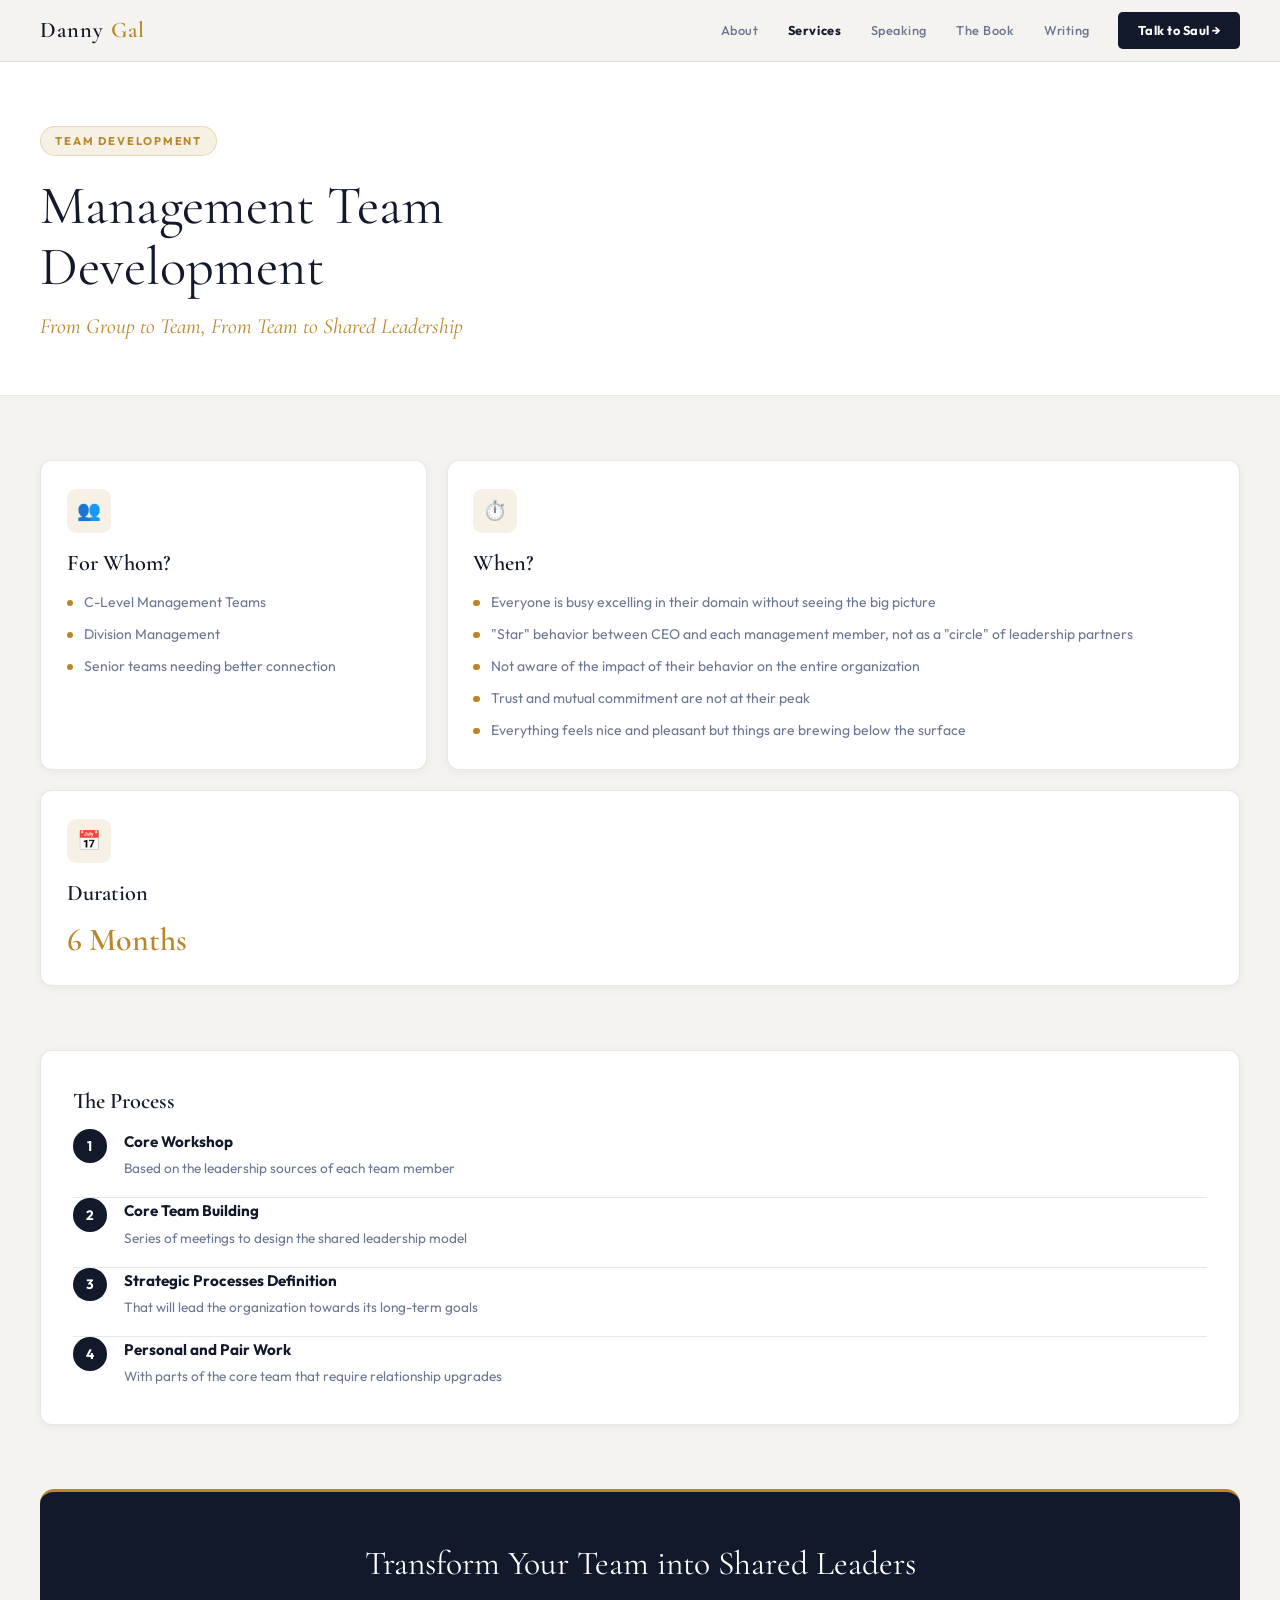
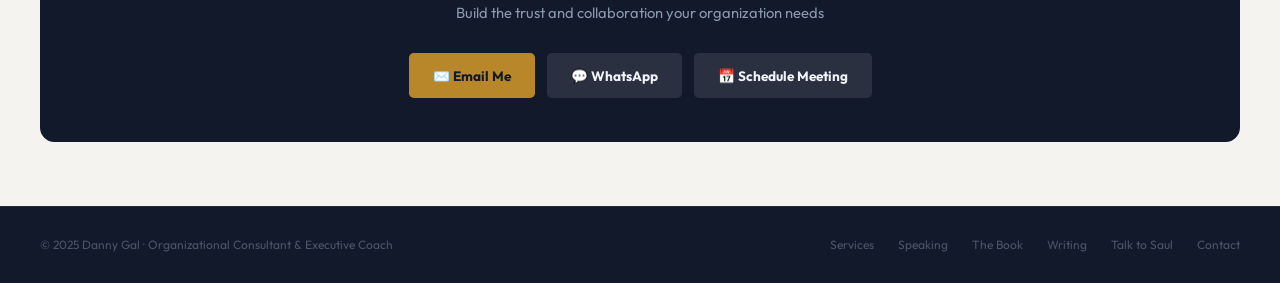
<file: dannygal-site/management-team.html>
<!DOCTYPE html>
<html lang="en">
<head>
  <meta charset="UTF-8"/>
  <meta name="viewport" content="width=device-width, initial-scale=1.0"/>
  <title>Management Team Development – Danny Gal</title>
  <link rel="preconnect" href="https://fonts.googleapis.com">
  <link href="https://fonts.googleapis.com/css2?family=Cormorant+Garamond:ital,wght@0,300;0,400;0,600;0,700;1,300;1,400&family=Outfit:wght@300;400;500;600;700&display=swap" rel="stylesheet">
  <link rel="stylesheet" href="_page.css">
</head>
<body>

<header>
  <a href="index.html" class="logo">Danny <em>Gal</em></a>
  <nav>
    <a href="index.html#about" class="nav-link">About</a>
    <a href="services.html" class="nav-link here">Services</a>
    <a href="booking.html" class="nav-link">Speaking</a>
    <a href="book-excerpt.html" class="nav-link">The Book</a>
    <a href="writing.html" class="nav-link">Writing</a>
    <a href="https://talktosaul.ai/" target="_blank" class="btn-cta">Talk to Saul &rarr;</a>
    <button class="nav-toggle" id="nav-toggle" aria-label="Open navigation">&#9776;</button>
  </nav>
</header>

<div class="mobile-nav" id="mobile-nav">
    <a href="index.html#about" class="nav-link">About</a>
    <a href="services.html" class="nav-link here">Services</a>
    <a href="booking.html" class="nav-link">Speaking</a>
    <a href="book-excerpt.html" class="nav-link">The Book</a>
    <a href="writing.html" class="nav-link">Writing</a>
  <a href="https://talktosaul.ai/" target="_blank" class="btn-cta">Talk to Saul &rarr;</a>
</div>

<div class="spacer"></div>

<section class="hero-section">
  <div class="max-w-5xl px-6">
    <span class="badge">Team Development</span>
    <h1>Management Team Development</h1>
    <p>From Group to Team, From Team to Shared Leadership</p>
  </div>
</section>
<section class="section">
  <div class="max-w-5xl px-6">
    <div class="grid-3">
      <div class="card"><div class="card-body"><div class="icon-circle">👥</div><h3>For Whom?</h3><ul class="bullet-list"><li><span class="bullet-dot"></span>C-Level Management Teams</li><li><span class="bullet-dot"></span>Division Management</li><li><span class="bullet-dot"></span>Senior teams needing better connection</li></ul></div></div>
      <div class="card col-span-2"><div class="card-body"><div class="icon-circle">⏱️</div><h3>When?</h3><ul class="bullet-list"><li><span class="bullet-dot"></span>Everyone is busy excelling in their domain without seeing the big picture</li><li><span class="bullet-dot"></span>"Star" behavior between CEO and each management member, not as a "circle" of leadership partners</li><li><span class="bullet-dot"></span>Not aware of the impact of their behavior on the entire organization</li><li><span class="bullet-dot"></span>Trust and mutual commitment are not at their peak</li><li><span class="bullet-dot"></span>Everything feels nice and pleasant but things are brewing below the surface</li></ul></div></div>
      <div class="card col-span-3"><div class="card-body"><div class="icon-circle">📅</div><h3>Duration</h3><p>6 Months</p></div></div>
    </div>
  </div>
</section>
<section class="section">
  <div class="max-w-5xl px-6">
    <div class="card"><div class="card-body-lg"><h3>The Process</h3><div><div class="process-step"><div class="step-num">1</div><div class="step-content"><h4>Core Workshop</h4><p>Based on the leadership sources of each team member</p></div></div><div class="process-step"><div class="step-num">2</div><div class="step-content"><h4>Core Team Building</h4><p>Series of meetings to design the shared leadership model</p></div></div><div class="process-step"><div class="step-num">3</div><div class="step-content"><h4>Strategic Processes Definition</h4><p>That will lead the organization towards its long-term goals</p></div></div><div class="process-step"><div class="step-num">4</div><div class="step-content"><h4>Personal and Pair Work</h4><p>With parts of the core team that require relationship upgrades</p></div></div></div></div></div>
  </div>
</section>
<section class="section">
  <div class="max-w-5xl px-6">
    <div class="cta-block"><h3>Transform Your Team into Shared Leaders</h3><p>Build the trust and collaboration your organization needs</p><div class="cta-buttons"><a href="mailto:dannygal05@gmail.com" class="btn-primary">✉️ Email Me</a><a href="https://wa.me/972532319690" target="_blank" class="btn-primary">💬 WhatsApp</a><a href="https://calendar.app.google/iCX4ETeuq4DjKJee6" target="_blank" class="btn-primary">📅 Schedule Meeting</a></div></div>
  </div>
</section>

<footer>
  <span>&copy; 2025 Danny Gal &middot; Organizational Consultant &amp; Executive Coach</span>
  <div class="f-links">
    <a href="services.html">Services</a>
    <a href="booking.html">Speaking</a>
    <a href="book-excerpt.html">The Book</a>
    <a href="writing.html">Writing</a>
    <a href="https://talktosaul.ai/" target="_blank">Talk to Saul</a>
    <a href="mailto:dannygal05@gmail.com">Contact</a>
  </div>
</footer>

<script>
  const navToggle = document.getElementById('nav-toggle');
  const mobileNav = document.getElementById('mobile-nav');
  navToggle.addEventListener('click', () => {
    const open = mobileNav.classList.toggle('open');
    navToggle.innerHTML = open ? '&#10005;' : '&#9776;';
  });
</script>
</body>
</html>
</file>
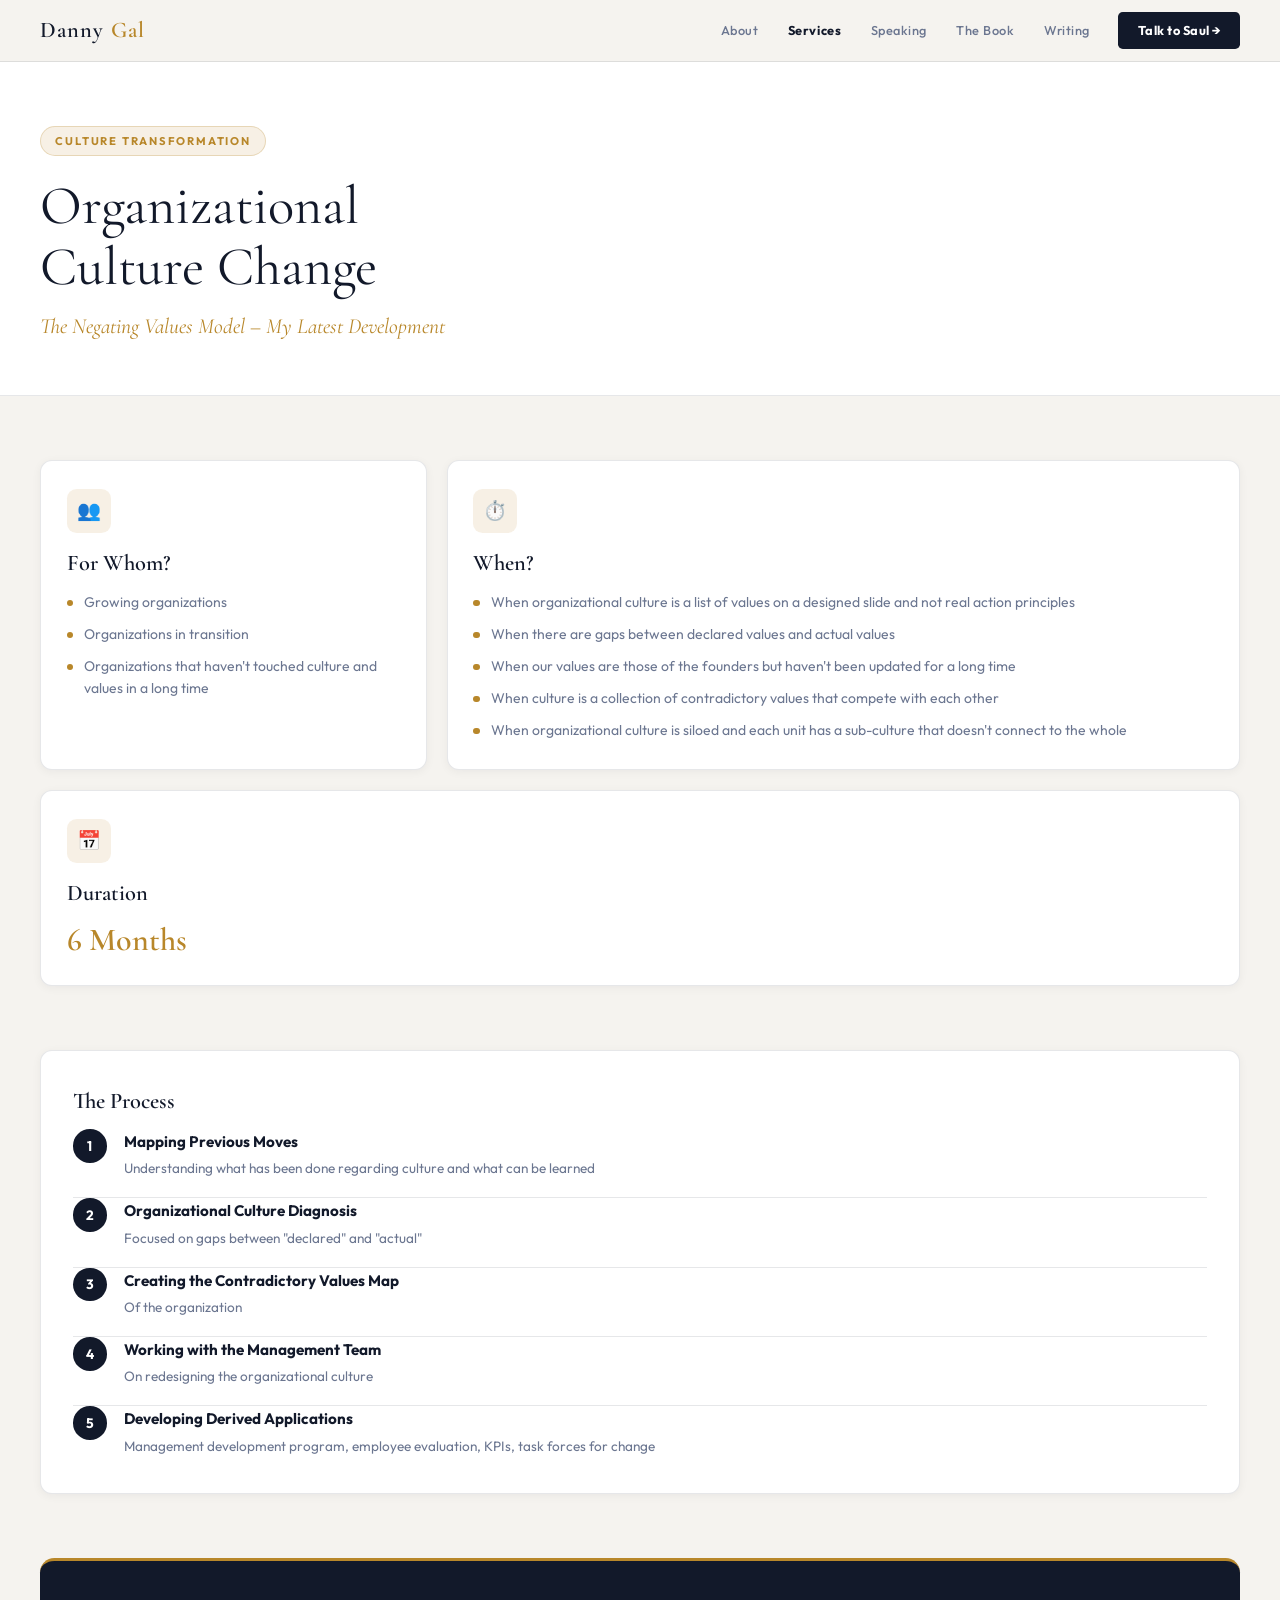
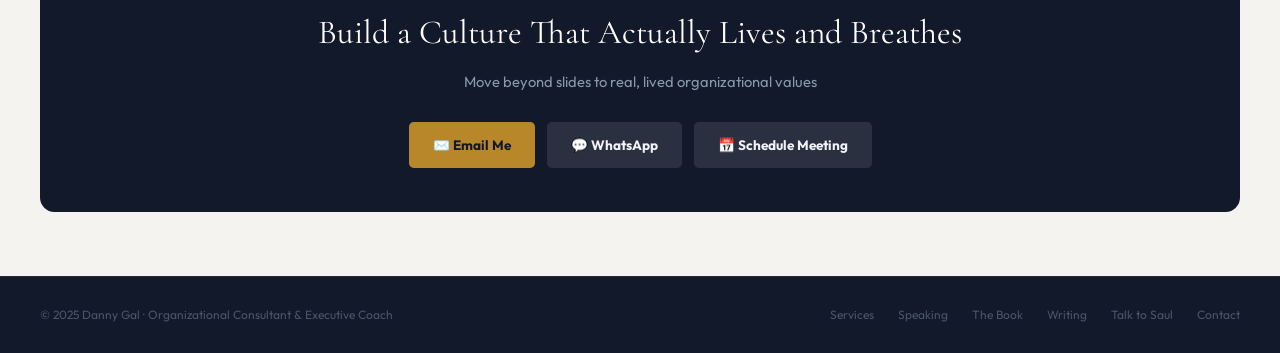
<file: dannygal-site/org-culture.html>
<!DOCTYPE html>
<html lang="en">
<head>
  <meta charset="UTF-8"/>
  <meta name="viewport" content="width=device-width, initial-scale=1.0"/>
  <title>Organizational Culture Change – Danny Gal</title>
  <link rel="preconnect" href="https://fonts.googleapis.com">
  <link href="https://fonts.googleapis.com/css2?family=Cormorant+Garamond:ital,wght@0,300;0,400;0,600;0,700;1,300;1,400&family=Outfit:wght@300;400;500;600;700&display=swap" rel="stylesheet">
  <link rel="stylesheet" href="_page.css">
</head>
<body>

<header>
  <a href="index.html" class="logo">Danny <em>Gal</em></a>
  <nav>
    <a href="index.html#about" class="nav-link">About</a>
    <a href="services.html" class="nav-link here">Services</a>
    <a href="booking.html" class="nav-link">Speaking</a>
    <a href="book-excerpt.html" class="nav-link">The Book</a>
    <a href="writing.html" class="nav-link">Writing</a>
    <a href="https://talktosaul.ai/" target="_blank" class="btn-cta">Talk to Saul &rarr;</a>
    <button class="nav-toggle" id="nav-toggle" aria-label="Open navigation">&#9776;</button>
  </nav>
</header>

<div class="mobile-nav" id="mobile-nav">
    <a href="index.html#about" class="nav-link">About</a>
    <a href="services.html" class="nav-link here">Services</a>
    <a href="booking.html" class="nav-link">Speaking</a>
    <a href="book-excerpt.html" class="nav-link">The Book</a>
    <a href="writing.html" class="nav-link">Writing</a>
  <a href="https://talktosaul.ai/" target="_blank" class="btn-cta">Talk to Saul &rarr;</a>
</div>

<div class="spacer"></div>

<section class="hero-section">
  <div class="max-w-5xl px-6">
    <span class="badge">Culture Transformation</span>
    <h1>Organizational Culture Change</h1>
    <p>The Negating Values Model – My Latest Development</p>
  </div>
</section>
<section class="section">
  <div class="max-w-5xl px-6">
    <div class="grid-3">
      <div class="card"><div class="card-body"><div class="icon-circle">👥</div><h3>For Whom?</h3><ul class="bullet-list"><li><span class="bullet-dot"></span>Growing organizations</li><li><span class="bullet-dot"></span>Organizations in transition</li><li><span class="bullet-dot"></span>Organizations that haven't touched culture and values in a long time</li></ul></div></div>
      <div class="card col-span-2"><div class="card-body"><div class="icon-circle">⏱️</div><h3>When?</h3><ul class="bullet-list"><li><span class="bullet-dot"></span>When organizational culture is a list of values on a designed slide and not real action principles</li><li><span class="bullet-dot"></span>When there are gaps between declared values and actual values</li><li><span class="bullet-dot"></span>When our values are those of the founders but haven't been updated for a long time</li><li><span class="bullet-dot"></span>When culture is a collection of contradictory values that compete with each other</li><li><span class="bullet-dot"></span>When organizational culture is siloed and each unit has a sub-culture that doesn't connect to the whole</li></ul></div></div>
      <div class="card col-span-3"><div class="card-body"><div class="icon-circle">📅</div><h3>Duration</h3><p>6 Months</p></div></div>
    </div>
  </div>
</section>
<section class="section">
  <div class="max-w-5xl px-6">
    <div class="card"><div class="card-body-lg"><h3>The Process</h3><div><div class="process-step"><div class="step-num">1</div><div class="step-content"><h4>Mapping Previous Moves</h4><p>Understanding what has been done regarding culture and what can be learned</p></div></div><div class="process-step"><div class="step-num">2</div><div class="step-content"><h4>Organizational Culture Diagnosis</h4><p>Focused on gaps between "declared" and "actual"</p></div></div><div class="process-step"><div class="step-num">3</div><div class="step-content"><h4>Creating the Contradictory Values Map</h4><p>Of the organization</p></div></div><div class="process-step"><div class="step-num">4</div><div class="step-content"><h4>Working with the Management Team</h4><p>On redesigning the organizational culture</p></div></div><div class="process-step"><div class="step-num">5</div><div class="step-content"><h4>Developing Derived Applications</h4><p>Management development program, employee evaluation, KPIs, task forces for change</p></div></div></div></div></div>
  </div>
</section>
<section class="section">
  <div class="max-w-5xl px-6">
    <div class="cta-block"><h3>Build a Culture That Actually Lives and Breathes</h3><p>Move beyond slides to real, lived organizational values</p><div class="cta-buttons"><a href="mailto:dannygal05@gmail.com" class="btn-primary">✉️ Email Me</a><a href="https://wa.me/972532319690" target="_blank" class="btn-primary">💬 WhatsApp</a><a href="https://calendar.app.google/iCX4ETeuq4DjKJee6" target="_blank" class="btn-primary">📅 Schedule Meeting</a></div></div>
  </div>
</section>

<footer>
  <span>&copy; 2025 Danny Gal &middot; Organizational Consultant &amp; Executive Coach</span>
  <div class="f-links">
    <a href="services.html">Services</a>
    <a href="booking.html">Speaking</a>
    <a href="book-excerpt.html">The Book</a>
    <a href="writing.html">Writing</a>
    <a href="https://talktosaul.ai/" target="_blank">Talk to Saul</a>
    <a href="mailto:dannygal05@gmail.com">Contact</a>
  </div>
</footer>

<script>
  const navToggle = document.getElementById('nav-toggle');
  const mobileNav = document.getElementById('mobile-nav');
  navToggle.addEventListener('click', () => {
    const open = mobileNav.classList.toggle('open');
    navToggle.innerHTML = open ? '&#10005;' : '&#9776;';
  });
</script>
</body>
</html>
</file>
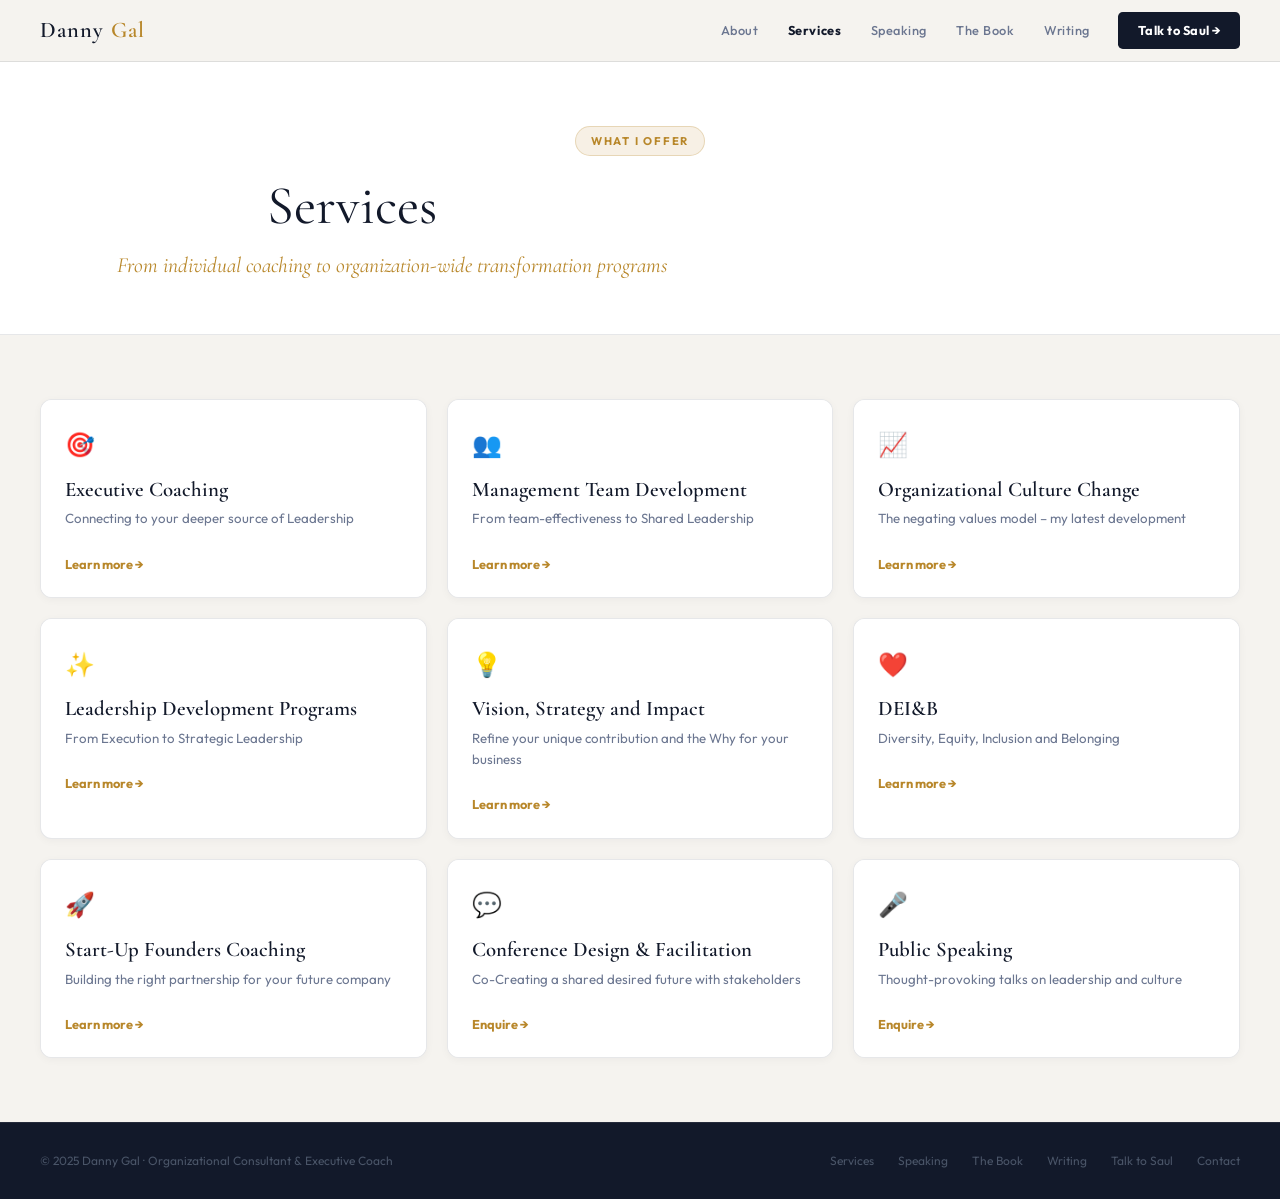
<file: dannygal-site/services.html>
<!DOCTYPE html>
<html lang="en">
<head>
  <meta charset="UTF-8"/>
  <meta name="viewport" content="width=device-width, initial-scale=1.0"/>
  <title>Services – Danny Gal</title>
  <link rel="preconnect" href="https://fonts.googleapis.com">
  <link href="https://fonts.googleapis.com/css2?family=Cormorant+Garamond:ital,wght@0,300;0,400;0,600;0,700;1,300;1,400&family=Outfit:wght@300;400;500;600;700&display=swap" rel="stylesheet">
  <link rel="stylesheet" href="_page.css">
</head>
<body>

<header>
  <a href="index.html" class="logo">Danny <em>Gal</em></a>
  <nav>
    <a href="index.html#about" class="nav-link">About</a>
    <a href="services.html" class="nav-link here">Services</a>
    <a href="booking.html" class="nav-link">Speaking</a>
    <a href="book-excerpt.html" class="nav-link">The Book</a>
    <a href="writing.html" class="nav-link">Writing</a>
    <a href="https://talktosaul.ai/" target="_blank" class="btn-cta">Talk to Saul &rarr;</a>
    <button class="nav-toggle" id="nav-toggle" aria-label="Open navigation">&#9776;</button>
  </nav>
</header>

<div class="mobile-nav" id="mobile-nav">
    <a href="index.html#about" class="nav-link">About</a>
    <a href="services.html" class="nav-link here">Services</a>
    <a href="booking.html" class="nav-link">Speaking</a>
    <a href="book-excerpt.html" class="nav-link">The Book</a>
    <a href="writing.html" class="nav-link">Writing</a>
  <a href="https://talktosaul.ai/" target="_blank" class="btn-cta">Talk to Saul &rarr;</a>
</div>

<div class="spacer"></div>


<section class="hero-section" style="text-align:center;">
  <div class="max-w-5xl px-6">
    <span class="badge">What I Offer</span>
    <h1>Services</h1>
    <p>From individual coaching to organization-wide transformation programs</p>
  </div>
</section>

<section class="section">
  <div class="max-w-7xl px-6">
    <div class="services-grid">
      <a href="executive-coaching.html" class="scard">
        <div class="scard-top"><div class="icon">🎯</div><h3>Executive Coaching</h3><p>Connecting to your deeper source of Leadership</p></div>
        <div class="scard-bot"><span>Learn more →</span></div>
      </a>
      <a href="management-team.html" class="scard">
        <div class="scard-top"><div class="icon">👥</div><h3>Management Team Development</h3><p>From team-effectiveness to Shared Leadership</p></div>
        <div class="scard-bot"><span>Learn more →</span></div>
      </a>
      <a href="org-culture.html" class="scard">
        <div class="scard-top"><div class="icon">📈</div><h3>Organizational Culture Change</h3><p>The negating values model – my latest development</p></div>
        <div class="scard-bot"><span>Learn more →</span></div>
      </a>
      <a href="leadership-development.html" class="scard">
        <div class="scard-top"><div class="icon">✨</div><h3>Leadership Development Programs</h3><p>From Execution to Strategic Leadership</p></div>
        <div class="scard-bot"><span>Learn more →</span></div>
      </a>
      <a href="vision-strategy.html" class="scard">
        <div class="scard-top"><div class="icon">💡</div><h3>Vision, Strategy and Impact</h3><p>Refine your unique contribution and the Why for your business</p></div>
        <div class="scard-bot"><span>Learn more →</span></div>
      </a>
      <a href="deib.html" class="scard">
        <div class="scard-top"><div class="icon">❤️</div><h3>DEI&amp;B</h3><p>Diversity, Equity, Inclusion and Belonging</p></div>
        <div class="scard-bot"><span>Learn more →</span></div>
      </a>
      <a href="startup-founders.html" class="scard">
        <div class="scard-top"><div class="icon">🚀</div><h3>Start-Up Founders Coaching</h3><p>Building the right partnership for your future company</p></div>
        <div class="scard-bot"><span>Learn more →</span></div>
      </a>
      <a href="booking.html" class="scard">
        <div class="scard-top"><div class="icon">💬</div><h3>Conference Design &amp; Facilitation</h3><p>Co-Creating a shared desired future with stakeholders</p></div>
        <div class="scard-bot"><span>Enquire →</span></div>
      </a>
      <a href="booking.html" class="scard">
        <div class="scard-top"><div class="icon">🎤</div><h3>Public Speaking</h3><p>Thought-provoking talks on leadership and culture</p></div>
        <div class="scard-bot"><span>Enquire →</span></div>
      </a>
    </div>
  </div>
</section>

<footer>
  <span>&copy; 2025 Danny Gal &middot; Organizational Consultant &amp; Executive Coach</span>
  <div class="f-links">
    <a href="services.html">Services</a>
    <a href="booking.html">Speaking</a>
    <a href="book-excerpt.html">The Book</a>
    <a href="writing.html">Writing</a>
    <a href="https://talktosaul.ai/" target="_blank">Talk to Saul</a>
    <a href="mailto:dannygal05@gmail.com">Contact</a>
  </div>
</footer>

<script>
  const navToggle = document.getElementById('nav-toggle');
  const mobileNav = document.getElementById('mobile-nav');
  navToggle.addEventListener('click', () => {
    const open = mobileNav.classList.toggle('open');
    navToggle.innerHTML = open ? '&#10005;' : '&#9776;';
  });
</script>
</body>
</html>
</file>
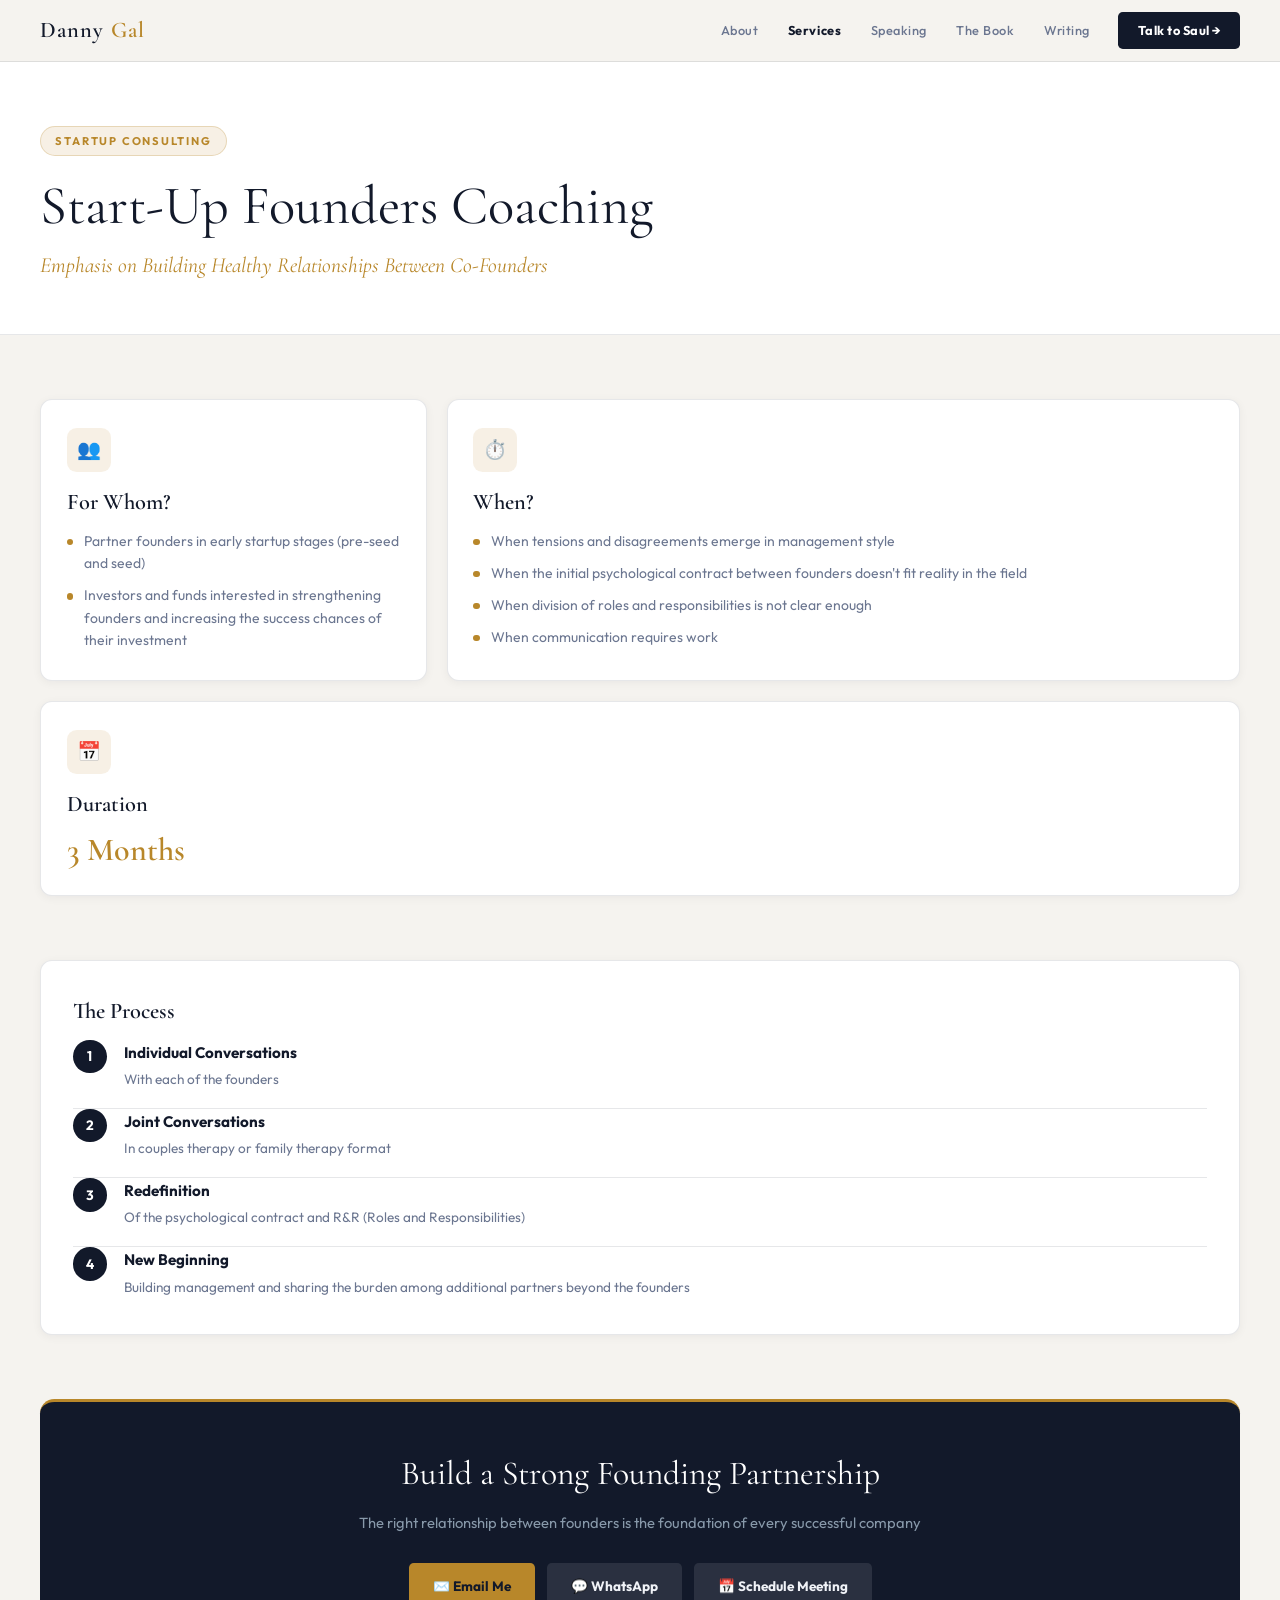
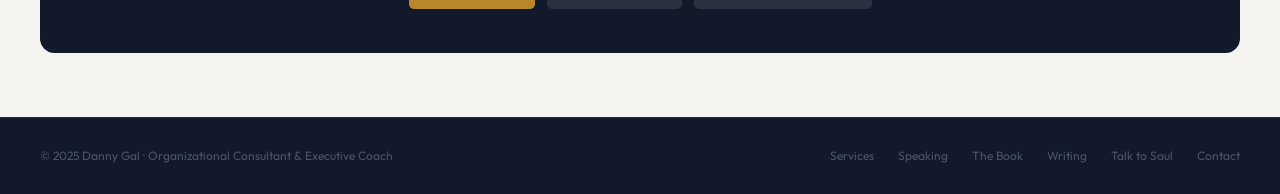
<file: dannygal-site/startup-founders.html>
<!DOCTYPE html>
<html lang="en">
<head>
  <meta charset="UTF-8"/>
  <meta name="viewport" content="width=device-width, initial-scale=1.0"/>
  <title>Start-Up Founders Coaching – Danny Gal</title>
  <link rel="preconnect" href="https://fonts.googleapis.com">
  <link href="https://fonts.googleapis.com/css2?family=Cormorant+Garamond:ital,wght@0,300;0,400;0,600;0,700;1,300;1,400&family=Outfit:wght@300;400;500;600;700&display=swap" rel="stylesheet">
  <link rel="stylesheet" href="_page.css">
</head>
<body>

<header>
  <a href="index.html" class="logo">Danny <em>Gal</em></a>
  <nav>
    <a href="index.html#about" class="nav-link">About</a>
    <a href="services.html" class="nav-link here">Services</a>
    <a href="booking.html" class="nav-link">Speaking</a>
    <a href="book-excerpt.html" class="nav-link">The Book</a>
    <a href="writing.html" class="nav-link">Writing</a>
    <a href="https://talktosaul.ai/" target="_blank" class="btn-cta">Talk to Saul &rarr;</a>
    <button class="nav-toggle" id="nav-toggle" aria-label="Open navigation">&#9776;</button>
  </nav>
</header>

<div class="mobile-nav" id="mobile-nav">
    <a href="index.html#about" class="nav-link">About</a>
    <a href="services.html" class="nav-link here">Services</a>
    <a href="booking.html" class="nav-link">Speaking</a>
    <a href="book-excerpt.html" class="nav-link">The Book</a>
    <a href="writing.html" class="nav-link">Writing</a>
  <a href="https://talktosaul.ai/" target="_blank" class="btn-cta">Talk to Saul &rarr;</a>
</div>

<div class="spacer"></div>

<section class="hero-section">
  <div class="max-w-5xl px-6">
    <span class="badge">Startup Consulting</span>
    <h1>Start-Up Founders Coaching</h1>
    <p>Emphasis on Building Healthy Relationships Between Co-Founders</p>
  </div>
</section>
<section class="section">
  <div class="max-w-5xl px-6">
    <div class="grid-3">
      <div class="card"><div class="card-body"><div class="icon-circle">👥</div><h3>For Whom?</h3><ul class="bullet-list"><li><span class="bullet-dot"></span>Partner founders in early startup stages (pre-seed and seed)</li><li><span class="bullet-dot"></span>Investors and funds interested in strengthening founders and increasing the success chances of their investment</li></ul></div></div>
      <div class="card col-span-2"><div class="card-body"><div class="icon-circle">⏱️</div><h3>When?</h3><ul class="bullet-list"><li><span class="bullet-dot"></span>When tensions and disagreements emerge in management style</li><li><span class="bullet-dot"></span>When the initial psychological contract between founders doesn't fit reality in the field</li><li><span class="bullet-dot"></span>When division of roles and responsibilities is not clear enough</li><li><span class="bullet-dot"></span>When communication requires work</li></ul></div></div>
      <div class="card col-span-3"><div class="card-body"><div class="icon-circle">📅</div><h3>Duration</h3><p>3 Months</p></div></div>
    </div>
  </div>
</section>
<section class="section">
  <div class="max-w-5xl px-6">
    <div class="card"><div class="card-body-lg"><h3>The Process</h3><div><div class="process-step"><div class="step-num">1</div><div class="step-content"><h4>Individual Conversations</h4><p>With each of the founders</p></div></div><div class="process-step"><div class="step-num">2</div><div class="step-content"><h4>Joint Conversations</h4><p>In couples therapy or family therapy format</p></div></div><div class="process-step"><div class="step-num">3</div><div class="step-content"><h4>Redefinition</h4><p>Of the psychological contract and R&R (Roles and Responsibilities)</p></div></div><div class="process-step"><div class="step-num">4</div><div class="step-content"><h4>New Beginning</h4><p>Building management and sharing the burden among additional partners beyond the founders</p></div></div></div></div></div>
  </div>
</section>
<section class="section">
  <div class="max-w-5xl px-6">
    <div class="cta-block"><h3>Build a Strong Founding Partnership</h3><p>The right relationship between founders is the foundation of every successful company</p><div class="cta-buttons"><a href="mailto:dannygal05@gmail.com" class="btn-primary">✉️ Email Me</a><a href="https://wa.me/972532319690" target="_blank" class="btn-primary">💬 WhatsApp</a><a href="https://calendar.app.google/iCX4ETeuq4DjKJee6" target="_blank" class="btn-primary">📅 Schedule Meeting</a></div></div>
  </div>
</section>

<footer>
  <span>&copy; 2025 Danny Gal &middot; Organizational Consultant &amp; Executive Coach</span>
  <div class="f-links">
    <a href="services.html">Services</a>
    <a href="booking.html">Speaking</a>
    <a href="book-excerpt.html">The Book</a>
    <a href="writing.html">Writing</a>
    <a href="https://talktosaul.ai/" target="_blank">Talk to Saul</a>
    <a href="mailto:dannygal05@gmail.com">Contact</a>
  </div>
</footer>

<script>
  const navToggle = document.getElementById('nav-toggle');
  const mobileNav = document.getElementById('mobile-nav');
  navToggle.addEventListener('click', () => {
    const open = mobileNav.classList.toggle('open');
    navToggle.innerHTML = open ? '&#10005;' : '&#9776;';
  });
</script>
</body>
</html>
</file>
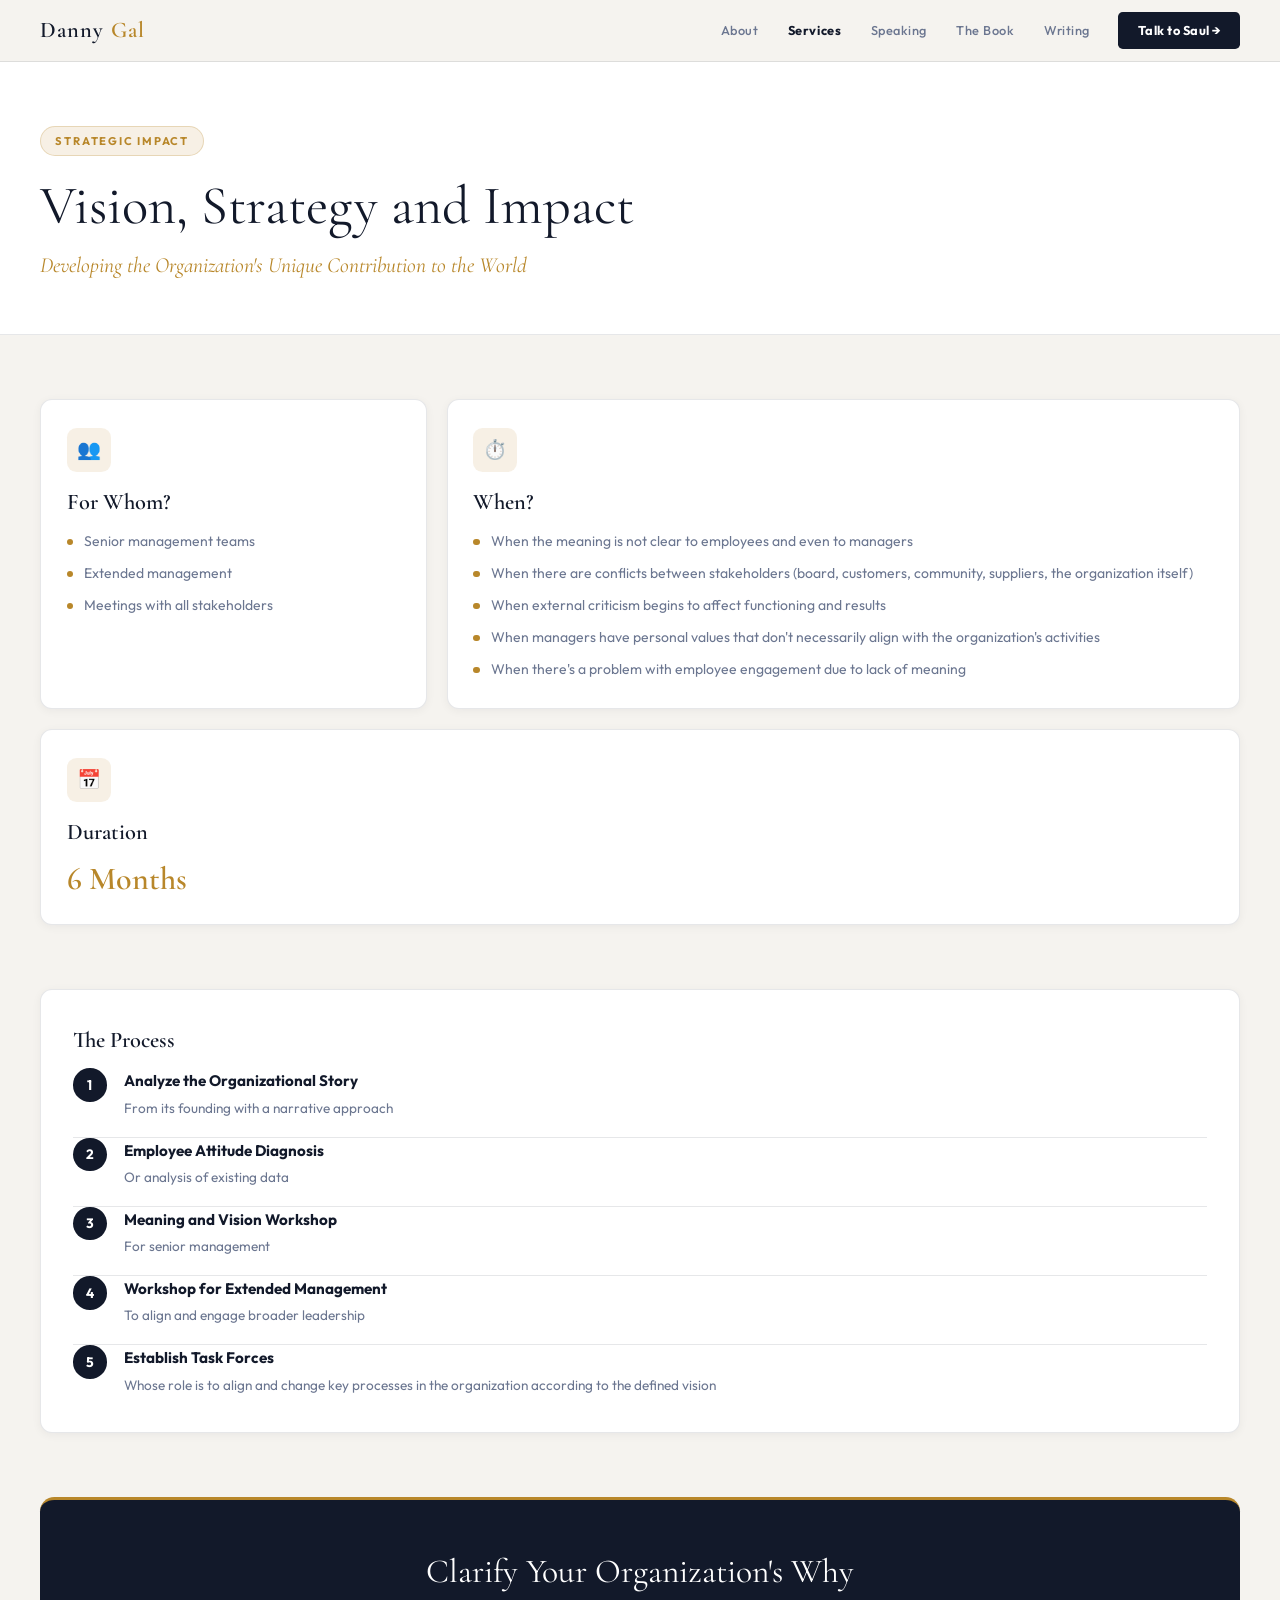
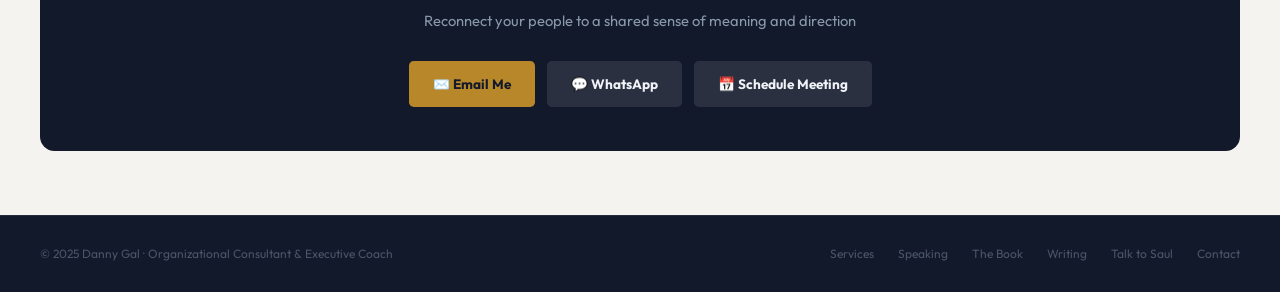
<file: dannygal-site/vision-strategy.html>
<!DOCTYPE html>
<html lang="en">
<head>
  <meta charset="UTF-8"/>
  <meta name="viewport" content="width=device-width, initial-scale=1.0"/>
  <title>Vision, Strategy and Impact – Danny Gal</title>
  <link rel="preconnect" href="https://fonts.googleapis.com">
  <link href="https://fonts.googleapis.com/css2?family=Cormorant+Garamond:ital,wght@0,300;0,400;0,600;0,700;1,300;1,400&family=Outfit:wght@300;400;500;600;700&display=swap" rel="stylesheet">
  <link rel="stylesheet" href="_page.css">
</head>
<body>

<header>
  <a href="index.html" class="logo">Danny <em>Gal</em></a>
  <nav>
    <a href="index.html#about" class="nav-link">About</a>
    <a href="services.html" class="nav-link here">Services</a>
    <a href="booking.html" class="nav-link">Speaking</a>
    <a href="book-excerpt.html" class="nav-link">The Book</a>
    <a href="writing.html" class="nav-link">Writing</a>
    <a href="https://talktosaul.ai/" target="_blank" class="btn-cta">Talk to Saul &rarr;</a>
    <button class="nav-toggle" id="nav-toggle" aria-label="Open navigation">&#9776;</button>
  </nav>
</header>

<div class="mobile-nav" id="mobile-nav">
    <a href="index.html#about" class="nav-link">About</a>
    <a href="services.html" class="nav-link here">Services</a>
    <a href="booking.html" class="nav-link">Speaking</a>
    <a href="book-excerpt.html" class="nav-link">The Book</a>
    <a href="writing.html" class="nav-link">Writing</a>
  <a href="https://talktosaul.ai/" target="_blank" class="btn-cta">Talk to Saul &rarr;</a>
</div>

<div class="spacer"></div>

<section class="hero-section">
  <div class="max-w-5xl px-6">
    <span class="badge">Strategic Impact</span>
    <h1>Vision, Strategy and Impact</h1>
    <p>Developing the Organization's Unique Contribution to the World</p>
  </div>
</section>
<section class="section">
  <div class="max-w-5xl px-6">
    <div class="grid-3">
      <div class="card"><div class="card-body"><div class="icon-circle">👥</div><h3>For Whom?</h3><ul class="bullet-list"><li><span class="bullet-dot"></span>Senior management teams</li><li><span class="bullet-dot"></span>Extended management</li><li><span class="bullet-dot"></span>Meetings with all stakeholders</li></ul></div></div>
      <div class="card col-span-2"><div class="card-body"><div class="icon-circle">⏱️</div><h3>When?</h3><ul class="bullet-list"><li><span class="bullet-dot"></span>When the meaning is not clear to employees and even to managers</li><li><span class="bullet-dot"></span>When there are conflicts between stakeholders (board, customers, community, suppliers, the organization itself)</li><li><span class="bullet-dot"></span>When external criticism begins to affect functioning and results</li><li><span class="bullet-dot"></span>When managers have personal values that don't necessarily align with the organization's activities</li><li><span class="bullet-dot"></span>When there's a problem with employee engagement due to lack of meaning</li></ul></div></div>
      <div class="card col-span-3"><div class="card-body"><div class="icon-circle">📅</div><h3>Duration</h3><p>6 Months</p></div></div>
    </div>
  </div>
</section>
<section class="section">
  <div class="max-w-5xl px-6">
    <div class="card"><div class="card-body-lg"><h3>The Process</h3><div><div class="process-step"><div class="step-num">1</div><div class="step-content"><h4>Analyze the Organizational Story</h4><p>From its founding with a narrative approach</p></div></div><div class="process-step"><div class="step-num">2</div><div class="step-content"><h4>Employee Attitude Diagnosis</h4><p>Or analysis of existing data</p></div></div><div class="process-step"><div class="step-num">3</div><div class="step-content"><h4>Meaning and Vision Workshop</h4><p>For senior management</p></div></div><div class="process-step"><div class="step-num">4</div><div class="step-content"><h4>Workshop for Extended Management</h4><p>To align and engage broader leadership</p></div></div><div class="process-step"><div class="step-num">5</div><div class="step-content"><h4>Establish Task Forces</h4><p>Whose role is to align and change key processes in the organization according to the defined vision</p></div></div></div></div></div>
  </div>
</section>
<section class="section">
  <div class="max-w-5xl px-6">
    <div class="cta-block"><h3>Clarify Your Organization's Why</h3><p>Reconnect your people to a shared sense of meaning and direction</p><div class="cta-buttons"><a href="mailto:dannygal05@gmail.com" class="btn-primary">✉️ Email Me</a><a href="https://wa.me/972532319690" target="_blank" class="btn-primary">💬 WhatsApp</a><a href="https://calendar.app.google/iCX4ETeuq4DjKJee6" target="_blank" class="btn-primary">📅 Schedule Meeting</a></div></div>
  </div>
</section>

<footer>
  <span>&copy; 2025 Danny Gal &middot; Organizational Consultant &amp; Executive Coach</span>
  <div class="f-links">
    <a href="services.html">Services</a>
    <a href="booking.html">Speaking</a>
    <a href="book-excerpt.html">The Book</a>
    <a href="writing.html">Writing</a>
    <a href="https://talktosaul.ai/" target="_blank">Talk to Saul</a>
    <a href="mailto:dannygal05@gmail.com">Contact</a>
  </div>
</footer>

<script>
  const navToggle = document.getElementById('nav-toggle');
  const mobileNav = document.getElementById('mobile-nav');
  navToggle.addEventListener('click', () => {
    const open = mobileNav.classList.toggle('open');
    navToggle.innerHTML = open ? '&#10005;' : '&#9776;';
  });
</script>
</body>
</html>
</file>
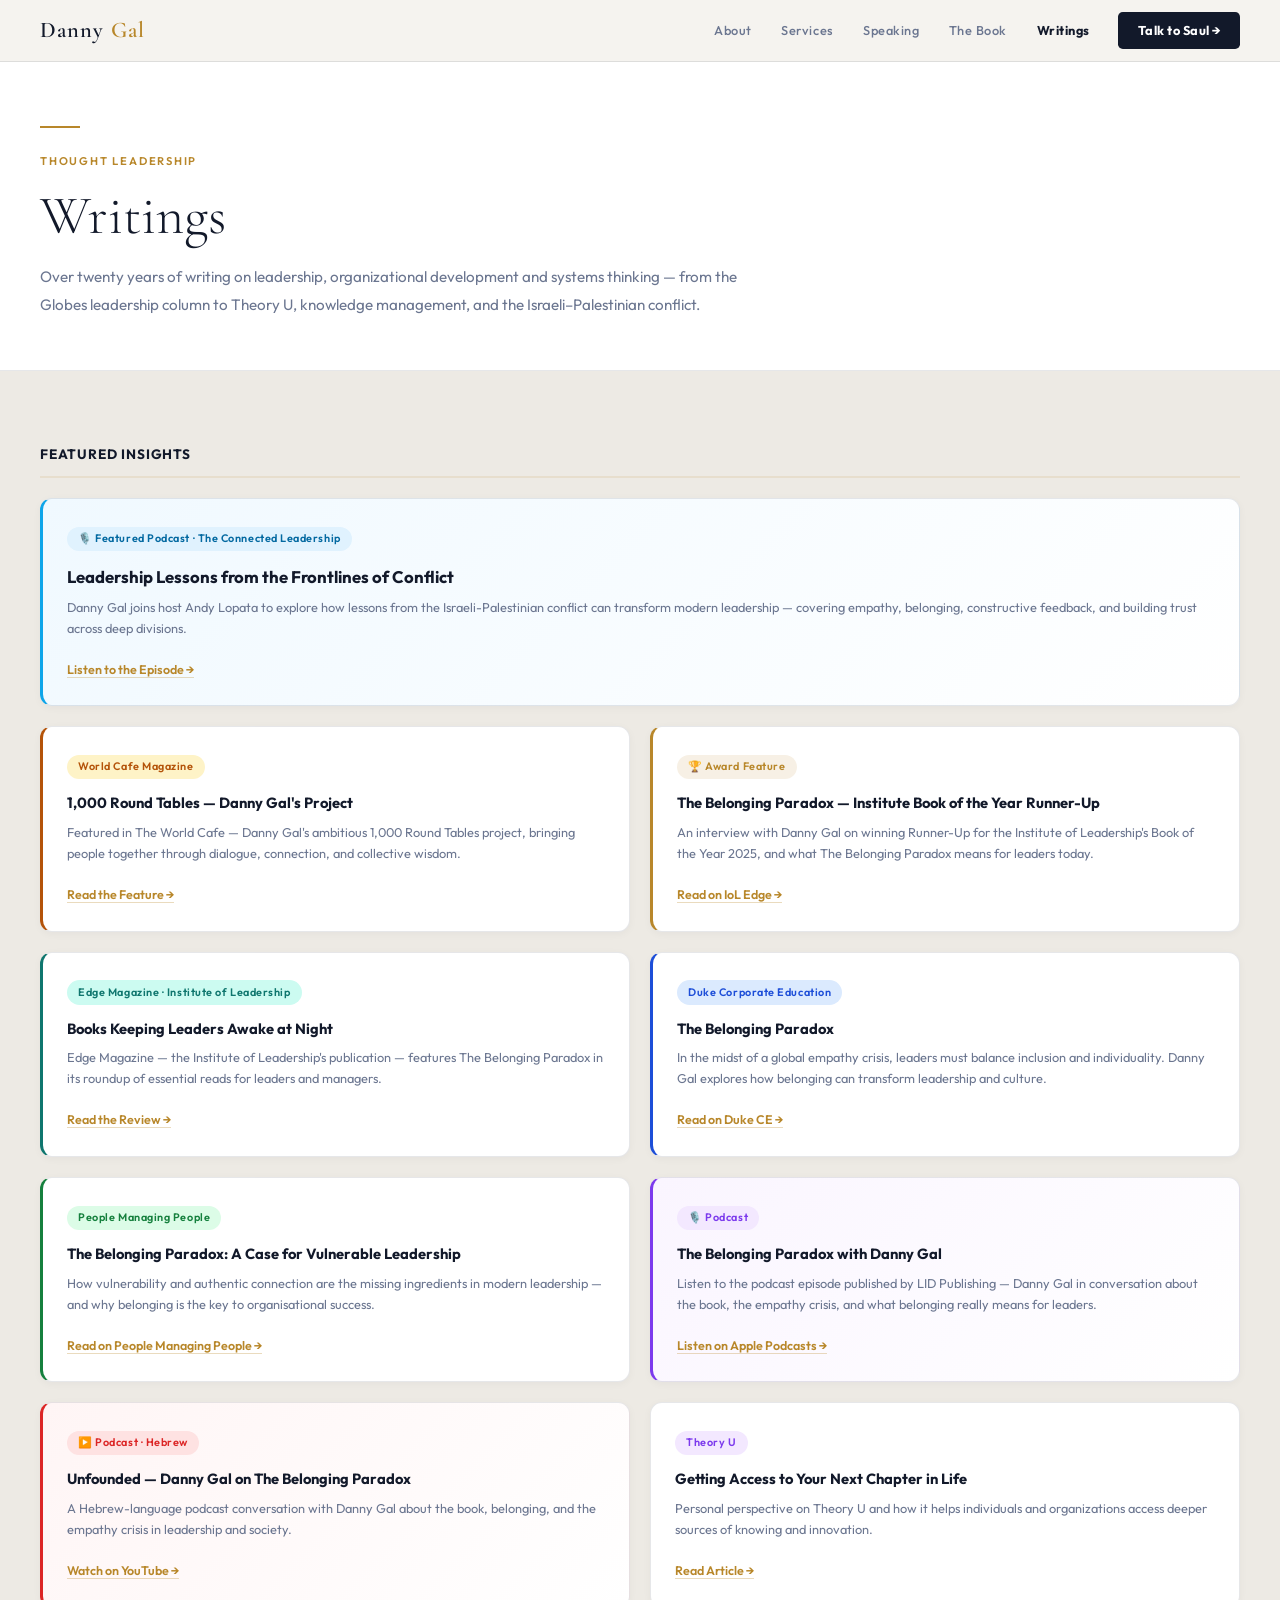
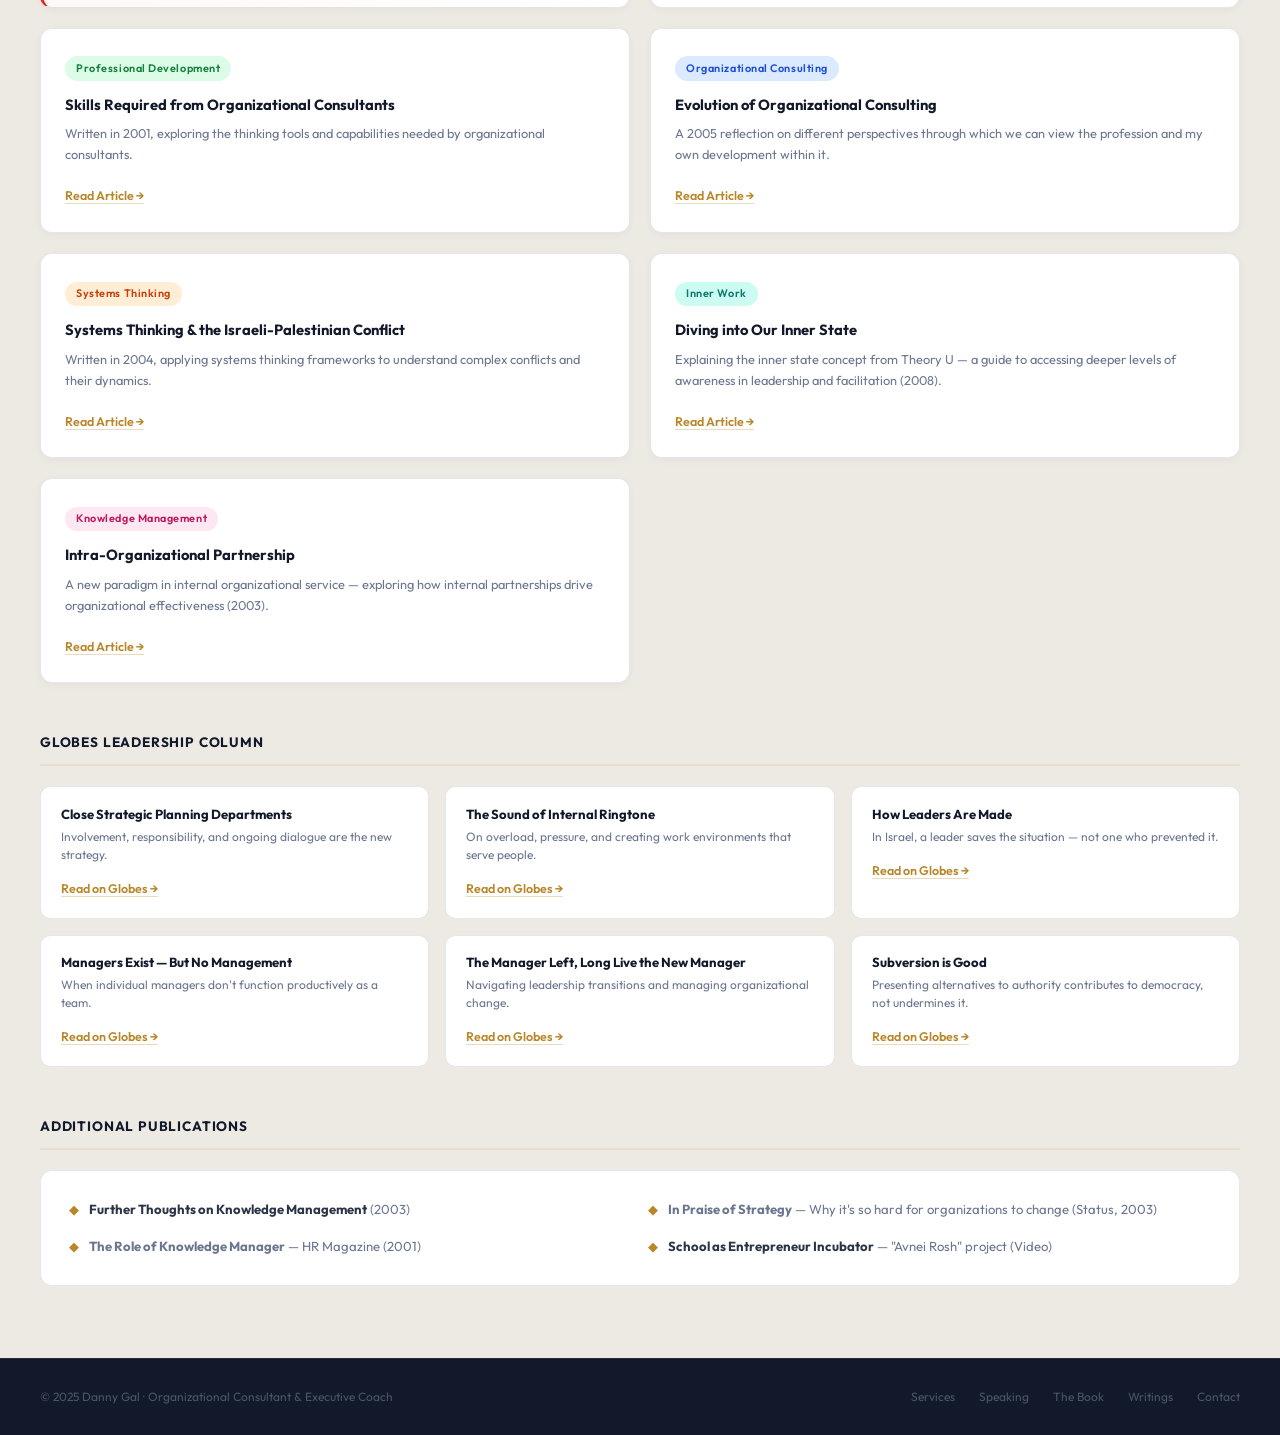
<file: dannygal-site/writing.html>
<!DOCTYPE html>
<html lang="en">
<head>
  <meta charset="UTF-8"/>
  <meta name="viewport" content="width=device-width, initial-scale=1.0"/>
  <title>Writings - Danny Gal</title>
  <meta name="description" content="Twenty years of writing on leadership, organizational development and systems thinking, by Danny Gal."/>
  <link rel="preconnect" href="https://fonts.googleapis.com">
  <link href="https://fonts.googleapis.com/css2?family=Cormorant+Garamond:ital,wght@0,300;0,400;0,600;0,700;1,300;1,400&family=Outfit:wght@300;400;500;600;700&display=swap" rel="stylesheet">
  <style>
    :root {
      --bg:#f5f3ef; --bg2:#edeae4; --dark:#12192a; --dark2:#1a2438;
      --border:rgba(18,25,42,0.1); --gold:#b8872a; --gold-lt:#d4a84b;
      --gold-dim:rgba(184,135,42,0.12); --text:#2c3548; --muted:#6b7690; --white:#ffffff;
    }
    *, *::before, *::after { box-sizing:border-box; margin:0; padding:0; }
    html { scroll-behavior:smooth; }
    body { font-family:'Outfit',sans-serif; background:var(--bg); color:var(--text); line-height:1.65; overflow-x:hidden; }

    header { position:fixed; top:0; left:0; right:0; z-index:200; height:62px; display:flex; align-items:center; justify-content:space-between; padding:0 2.5rem; background:rgba(245,243,239,0.95); backdrop-filter:blur(20px); border-bottom:1px solid var(--border); }
    .logo { font-family:'Cormorant Garamond',serif; font-size:1.4rem; font-weight:600; letter-spacing:0.05em; color:var(--dark); text-decoration:none; }
    .logo em { font-style:normal; color:var(--gold); }
    nav { display:flex; align-items:center; gap:0.25rem; }
    .nav-link { color:var(--muted); text-decoration:none; font-size:0.8rem; font-weight:500; letter-spacing:0.04em; padding:0.4rem 0.8rem; border-radius:0.3rem; transition:color 0.2s; }
    .nav-link:hover { color:var(--dark); }
    .nav-link.here { color:var(--dark); font-weight:700; }
    .btn-cta { margin-left:0.75rem; background:var(--dark); color:#fff; font-weight:700; font-size:0.8rem; letter-spacing:0.04em; padding:0.5rem 1.2rem; border-radius:0.3rem; text-decoration:none; transition:background 0.2s; }
    .btn-cta:hover { background:var(--dark2); }
    .nav-toggle { display:none; background:none; border:none; cursor:pointer; padding:0.4rem 0.5rem; color:var(--dark); font-size:1.3rem; line-height:1; margin-left:0.25rem; }
    @media (max-width:700px) { nav .nav-link { display:none; } .nav-toggle { display:flex; align-items:center; } }
    .mobile-nav { display:none; position:fixed; top:62px; left:0; right:0; z-index:197; background:rgba(245,243,239,0.98); backdrop-filter:blur(20px); border-bottom:2px solid var(--border); padding:0.5rem 1.5rem 1rem; flex-direction:column; box-shadow:0 8px 24px rgba(18,25,42,0.1); }
    .mobile-nav.open { display:flex; }
    .mobile-nav a.nav-link { display:block; padding:0.85rem 0.25rem; font-size:0.92rem; color:var(--text); border-bottom:1px solid var(--border); }
    .mobile-nav a.btn-cta { margin:0.75rem 0 0; display:block; text-align:center; font-size:0.9rem; padding:0.75rem; }
    .spacer { height:62px; }

    .page-head { background:var(--white); border-bottom:1px solid var(--border); padding:4rem 2.5rem 3.25rem; }
    @media (max-width:700px) { .page-head { padding:2.75rem 1.5rem 2.25rem; } }
    .page-head-in { max-width:1200px; margin:0 auto; }
    .gold-bar { width:2.5rem; height:2px; background:var(--gold); margin-bottom:1.5rem; }
    .page-eye { font-size:0.7rem; font-weight:600; letter-spacing:0.16em; color:var(--gold); text-transform:uppercase; margin-bottom:1rem; }
    .page-h1 { font-family:'Cormorant Garamond',serif; font-size:clamp(2.2rem,4.5vw,3.4rem); font-weight:300; line-height:1.12; color:var(--dark); margin-bottom:1rem; text-wrap:balance; }
    .page-sub { font-size:0.95rem; color:var(--muted); line-height:1.8; max-width:44rem; }

    .section { padding:4.5rem 2.5rem; }
    @media (max-width:700px) { .section { padding:3rem 1.5rem; } }
    .si { max-width:1200px; margin:0 auto; }
    .art-bg { background:var(--bg2); }
    .art-featured { display:grid; grid-template-columns:repeat(2,1fr); gap:1.25rem; margin-bottom:3rem; }
    @media (max-width:700px) { .art-featured { grid-template-columns:1fr; } }
    .art-card { background:var(--white); border:1px solid var(--border); border-radius:0.75rem; padding:1.5rem; box-shadow:0 2px 8px rgba(18,25,42,0.04); }
    .art-tag { display:inline-block; border-radius:9999px; padding:0.2rem 0.7rem; font-size:0.68rem; font-weight:600; letter-spacing:0.05em; margin-bottom:0.875rem; }
    .art-h { font-size:0.92rem; font-weight:700; color:var(--dark); margin-bottom:0.5rem; line-height:1.4; }
    .art-p { font-size:0.8rem; color:var(--muted); line-height:1.65; margin-bottom:1rem; }
    .art-link { color:var(--gold); font-size:0.78rem; font-weight:600; text-decoration:none; border-bottom:1px solid rgba(184,135,42,0.3); }
    .art-link:hover { border-color:var(--gold); }
    .art-section-title { font-size:0.85rem; font-weight:700; color:var(--dark); letter-spacing:0.06em; text-transform:uppercase; margin-bottom:1.25rem; padding-bottom:0.65rem; border-bottom:2px solid var(--gold-dim); }
    .globes-grid { display:grid; grid-template-columns:repeat(3,1fr); gap:1rem; margin-bottom:3rem; }
    @media (max-width:700px) { .globes-grid { grid-template-columns:1fr 1fr; } }
    @media (max-width:480px) { .globes-grid { grid-template-columns:1fr; } }
    .globes-card { background:var(--white); border:1px solid var(--border); border-radius:0.65rem; padding:1.1rem 1.25rem; }
    .globes-h { font-size:0.82rem; font-weight:700; color:var(--dark); margin-bottom:0.3rem; line-height:1.4; }
    .globes-p { font-size:0.75rem; color:var(--muted); margin-bottom:0.6rem; line-height:1.5; }
    .pub-list { background:var(--white); border:1px solid var(--border); border-radius:0.75rem; padding:1.75rem; display:grid; grid-template-columns:1fr 1fr; gap:1rem; }
    @media (max-width:640px) { .pub-list { grid-template-columns:1fr; } }
    .pub-item { display:flex; gap:0.6rem; align-items:flex-start; font-size:0.82rem; color:var(--muted); line-height:1.6; }
    .pub-item a { color:var(--text); text-decoration:none; }
    .pub-item a:hover { color:var(--gold); }

    footer { border-top:1px solid rgba(255,255,255,0.08); padding:1.75rem 2.5rem; background:var(--dark); display:flex; justify-content:space-between; align-items:center; flex-wrap:wrap; gap:1rem; font-size:0.75rem; color:#4a5568; }
    footer a { color:#4a5568; text-decoration:none; }
    footer a:hover { color:var(--gold-lt); }
    .f-links { display:flex; gap:1.5rem; flex-wrap:wrap; }
    a:focus-visible, button:focus-visible { outline:2px solid var(--gold); outline-offset:3px; }
  </style>
</head>
<body>

<header>
  <a href="index.html" class="logo">Danny <em>Gal</em></a>
  <nav>
    <a href="index.html#about" class="nav-link">About</a>
    <a href="services.html" class="nav-link">Services</a>
    <a href="booking.html" class="nav-link">Speaking</a>
    <a href="book-excerpt.html" class="nav-link">The Book</a>
    <a href="writing.html" class="nav-link here">Writings</a>
    <a href="https://talktosaul.ai/" target="_blank" class="btn-cta">Talk to Saul &rarr;</a>
    <button class="nav-toggle" id="nav-toggle" aria-label="Open navigation">&#9776;</button>
  </nav>
</header>

<div class="mobile-nav" id="mobile-nav">
  <a href="index.html#about" class="nav-link">About</a>
  <a href="services.html" class="nav-link">Services</a>
  <a href="booking.html" class="nav-link">Speaking</a>
  <a href="book-excerpt.html" class="nav-link">The Book</a>
  <a href="writing.html" class="nav-link here">Writings</a>
  <a href="https://talktosaul.ai/" target="_blank" class="btn-cta">Talk to Saul &rarr;</a>
</div>

<div class="spacer"></div>

<div class="page-head">
  <div class="page-head-in">
    <div class="gold-bar"></div>
    <p class="page-eye">Thought Leadership</p>
    <h1 class="page-h1">Writings</h1>
    <p class="page-sub">Over twenty years of writing on leadership, organizational development and systems thinking &mdash; from the Globes leadership column to Theory U, knowledge management, and the Israeli&ndash;Palestinian conflict.</p>
  </div>
</div>

<section class="section art-bg">
  <div class="si">

    <p class="art-section-title">Featured Insights</p>
    <div class="art-featured" style="margin-bottom:3rem;">
      <div class="art-card" style="border-left:3px solid #0ea5e9; background:linear-gradient(135deg,#f0f9ff,#fff); grid-column: 1 / -1;">
        <span class="art-tag" style="background:#e0f2fe;color:#0369a1;">🎙️ Featured Podcast · The Connected Leadership</span>
        <h4 class="art-h" style="font-size:1.05rem;">Leadership Lessons from the Frontlines of Conflict</h4>
        <p class="art-p">Danny Gal joins host Andy Lopata to explore how lessons from the Israeli-Palestinian conflict can transform modern leadership — covering empathy, belonging, constructive feedback, and building trust across deep divisions.</p>
        <a href="https://podfollow.com/connectedleadership/episode/ee0bfd921915ebc1f3ae67468562147f8e0cb0c6/view" target="_blank" class="art-link">Listen to the Episode →</a>
      </div>
      <div class="art-card" style="border-left:3px solid #b45309;">
        <span class="art-tag" style="background:#fef3c7;color:#b45309;">World Cafe Magazine</span>
        <h4 class="art-h">1,000 Round Tables — Danny Gal's Project</h4>
        <p class="art-p">Featured in The World Cafe — Danny Gal's ambitious 1,000 Round Tables project, bringing people together through dialogue, connection, and collective wisdom.</p>
        <a href="https://theworldcafe.com/1000-round-tables/" target="_blank" class="art-link">Read the Feature →</a>
      </div>
      <div class="art-card" style="border-left:3px solid var(--gold);">
        <span class="art-tag" style="background:var(--gold-dim);color:var(--gold);">🏆 Award Feature</span>
        <h4 class="art-h">The Belonging Paradox — Institute Book of the Year Runner-Up</h4>
        <p class="art-p">An interview with Danny Gal on winning Runner-Up for the Institute of Leadership's Book of the Year 2025, and what The Belonging Paradox means for leaders today.</p>
        <a href="https://ioledge.com/community/the-belonging-paradox-institute-book-of-the-year-runner-up/" target="_blank" class="art-link">Read on IoL Edge →</a>
      </div>
      <div class="art-card" style="border-left:3px solid #0f766e;">
        <span class="art-tag" style="background:#ccfbf1;color:#0f766e;">Edge Magazine · Institute of Leadership</span>
        <h4 class="art-h">Books Keeping Leaders Awake at Night</h4>
        <p class="art-p">Edge Magazine — the Institute of Leadership's publication — features The Belonging Paradox in its roundup of essential reads for leaders and managers.</p>
        <a href="edge-magazine-book-review.pdf" target="_blank" class="art-link">Read the Review →</a>
      </div>
      <div class="art-card" style="border-left:3px solid #1d4ed8;">
        <span class="art-tag" style="background:#dbeafe;color:#1d4ed8;">Duke Corporate Education</span>
        <h4 class="art-h">The Belonging Paradox</h4>
        <p class="art-p">In the midst of a global empathy crisis, leaders must balance inclusion and individuality. Danny Gal explores how belonging can transform leadership and culture.</p>
        <a href="https://www.dukece.com/insights/the-belonging-paradox/" target="_blank" class="art-link">Read on Duke CE →</a>
      </div>
      <div class="art-card" style="border-left:3px solid #15803d;">
        <span class="art-tag" style="background:#dcfce7;color:#15803d;">People Managing People</span>
        <h4 class="art-h">The Belonging Paradox: A Case for Vulnerable Leadership</h4>
        <p class="art-p">How vulnerability and authentic connection are the missing ingredients in modern leadership — and why belonging is the key to organisational success.</p>
        <a href="https://peoplemanagingpeople.com/career/the-belonging-paradox/" target="_blank" class="art-link">Read on People Managing People →</a>
      </div>
      <div class="art-card" style="border-left:3px solid #7c3aed; background:linear-gradient(135deg,#faf5ff,#fff);">
        <span class="art-tag" style="background:#f3e8ff;color:#7c3aed;">🎙️ Podcast</span>
        <h4 class="art-h">The Belonging Paradox with Danny Gal</h4>
        <p class="art-p">Listen to the podcast episode published by LID Publishing — Danny Gal in conversation about the book, the empathy crisis, and what belonging really means for leaders.</p>
        <a href="https://podcasts.apple.com/us/podcast/the-belonging-paradox-with-danny-gal/id1123599693?i=1000712405600" target="_blank" class="art-link">Listen on Apple Podcasts →</a>
      </div>
      <div class="art-card" style="border-left:3px solid #dc2626; background:linear-gradient(135deg,#fff5f5,#fff);">
        <span class="art-tag" style="background:#fee2e2;color:#dc2626;">▶️ Podcast · Hebrew</span>
        <h4 class="art-h">Unfounded — Danny Gal on The Belonging Paradox</h4>
        <p class="art-p">A Hebrew-language podcast conversation with Danny Gal about the book, belonging, and the empathy crisis in leadership and society.</p>
        <a href="https://www.youtube.com/watch?v=-8InFEjDO48" target="_blank" class="art-link">Watch on YouTube →</a>
      </div>
      <div class="art-card">
        <span class="art-tag" style="background:#f3e8ff;color:#7c3aed;">Theory U</span>
        <h4 class="art-h">Getting Access to Your Next Chapter in Life</h4>
        <p class="art-p">Personal perspective on Theory U and how it helps individuals and organizations access deeper sources of knowing and innovation.</p>
        <a href="https://www.dropbox.com/scl/fi/1g7kvkwgfqdb3ywbqplbx/theory-U-Danny-Gal-s-perspective-2022.pdf?rlkey=j4i24wu37s66d888rtsm5f1a0&st=dlcy0b92&dl=0" target="_blank" class="art-link">Read Article →</a>
      </div>
      <div class="art-card">
        <span class="art-tag" style="background:#dcfce7;color:#15803d;">Professional Development</span>
        <h4 class="art-h">Skills Required from Organizational Consultants</h4>
        <p class="art-p">Written in 2001, exploring the thinking tools and capabilities needed by organizational consultants.</p>
        <a href="https://www.dropbox.com/scl/fi/e0kowug37i567k2ekts26/2001.pdf?rlkey=fev7904m7mu9rrkxvvfly9u1r&st=c5498iqh&dl=0" target="_blank" class="art-link">Read Article →</a>
      </div>
      <div class="art-card">
        <span class="art-tag" style="background:#dbeafe;color:#1d4ed8;">Organizational Consulting</span>
        <h4 class="art-h">Evolution of Organizational Consulting</h4>
        <p class="art-p">A 2005 reflection on different perspectives through which we can view the profession and my own development within it.</p>
        <a href="https://www.dropbox.com/s/ln5r4x26fs4t392/%D7%9E%D7%A7%D7%A6%D7%95%D7%A2%20%D7%94%D7%99%D7%99%D7%A2%D7%95%D7%A5%20%D7%91%D7%94%D7%A9%D7%AA%D7%A0%D7%95%D7%AA%20(2).pdf?e=1&dl=0" target="_blank" class="art-link">Read Article →</a>
      </div>
      <div class="art-card">
        <span class="art-tag" style="background:#ffedd5;color:#c2410c;">Systems Thinking</span>
        <h4 class="art-h">Systems Thinking &amp; the Israeli-Palestinian Conflict</h4>
        <p class="art-p">Written in 2004, applying systems thinking frameworks to understand complex conflicts and their dynamics.</p>
        <a href="https://www.dropbox.com/scl/fi/c6jcs95tz43pyxjwgxgeg/1.doc?rlkey=caitdvjkehlr3mnnh8dlqys2m&st=bdaug7or&dl=0" target="_blank" class="art-link">Read Article →</a>
      </div>
      <div class="art-card">
        <span class="art-tag" style="background:#ccfbf1;color:#0f766e;">Inner Work</span>
        <h4 class="art-h">Diving into Our Inner State</h4>
        <p class="art-p">Explaining the inner state concept from Theory U — a guide to accessing deeper levels of awareness in leadership and facilitation (2008).</p>
        <a href="https://www.dropbox.com/scl/fi/zhtd55nr9jpp5sznm67n5/Diving-into-our-Inner-State_1.pdf?rlkey=fsfgoziawqaxu7dy70xxywz1s&st=syvj6ogg&dl=0" target="_blank" class="art-link">Read Article →</a>
      </div>
      <div class="art-card">
        <span class="art-tag" style="background:#fce7f3;color:#be185d;">Knowledge Management</span>
        <h4 class="art-h">Intra-Organizational Partnership</h4>
        <p class="art-p">A new paradigm in internal organizational service — exploring how internal partnerships drive organizational effectiveness (2003).</p>
        <a href="https://www.dropbox.com/scl/fi/3drsc9ok4yh5oyljun9fh/IOP-hebrew2.doc?rlkey=1k2cuidp5nm9hfi7aniwe4uok&st=1gntowhl&dl=0" target="_blank" class="art-link">Read Article →</a>
      </div>
    </div>

    <p class="art-section-title">Globes Leadership Column</p>
    <div class="globes-grid">
      <div class="globes-card">
        <h4 class="globes-h">Close Strategic Planning Departments</h4>
        <p class="globes-p">Involvement, responsibility, and ongoing dialogue are the new strategy.</p>
        <a href="https://www.globes.co.il/news/article.aspx?QUID=1055,U1255358088997&did=901011" target="_blank" class="art-link">Read on Globes →</a>
      </div>
      <div class="globes-card">
        <h4 class="globes-h">The Sound of Internal Ringtone</h4>
        <p class="globes-p">On overload, pressure, and creating work environments that serve people.</p>
        <a href="https://www.globes.co.il/news/article.aspx?did=889638#FromSearchPage" target="_blank" class="art-link">Read on Globes →</a>
      </div>
      <div class="globes-card">
        <h4 class="globes-h">How Leaders Are Made</h4>
        <p class="globes-p">In Israel, a leader saves the situation — not one who prevented it.</p>
        <a href="https://www.globes.co.il/news/article.aspx?did=837091#FromSearchPage" target="_blank" class="art-link">Read on Globes →</a>
      </div>
      <div class="globes-card">
        <h4 class="globes-h">Managers Exist — But No Management</h4>
        <p class="globes-p">When individual managers don't function productively as a team.</p>
        <a href="https://www.globes.co.il/news/article.aspx?did=879333#FromSearchPage" target="_blank" class="art-link">Read on Globes →</a>
      </div>
      <div class="globes-card">
        <h4 class="globes-h">The Manager Left, Long Live the New Manager</h4>
        <p class="globes-p">Navigating leadership transitions and managing organizational change.</p>
        <a href="https://www.globes.co.il/news/article.aspx?did=883945#FromSearchPage" target="_blank" class="art-link">Read on Globes →</a>
      </div>
      <div class="globes-card">
        <h4 class="globes-h">Subversion is Good</h4>
        <p class="globes-p">Presenting alternatives to authority contributes to democracy, not undermines it.</p>
        <a href="https://www.globes.co.il/news/article.aspx?did=734293#FromSearchPage" target="_blank" class="art-link">Read on Globes →</a>
      </div>
    </div>

    <p class="art-section-title">Additional Publications</p>
    <div class="pub-list">
      <div class="pub-item"><span style="color:var(--gold);flex-shrink:0;">◆</span><span><a href="https://www.dropbox.com/scl/fi/xb90e2x5aq2q5c8yvxkzi/Further-Thoughts-on-KM_4.doc?rlkey=wauub2sywmg4w2ppla9ke7v96&st=w7lz8bj8&dl=0" target="_blank"><strong>Further Thoughts on Knowledge Management</strong></a> (2003)</span></div>
      <div class="pub-item"><span style="color:var(--gold);flex-shrink:0;">◆</span><span><strong>In Praise of Strategy</strong> — Why it's so hard for organizations to change (Status, 2003)</span></div>
      <div class="pub-item"><span style="color:var(--gold);flex-shrink:0;">◆</span><span><strong>The Role of Knowledge Manager</strong> — HR Magazine (2001)</span></div>
      <div class="pub-item"><span style="color:var(--gold);flex-shrink:0;">◆</span><span><a href="https://vimeo.com/173233552" target="_blank"><strong>School as Entrepreneur Incubator</strong></a> — "Avnei Rosh" project (Video)</span></div>
    </div>
  </div>
</section>
<footer>
  <span>&copy; 2025 Danny Gal &middot; Organizational Consultant &amp; Executive Coach</span>
  <div class="f-links">
    <a href="services.html">Services</a>
    <a href="booking.html">Speaking</a>
    <a href="book-excerpt.html">The Book</a>
    <a href="writing.html">Writings</a>
    <a href="index.html#contact">Contact</a>
  </div>
</footer>

<script>
  const navToggle = document.getElementById('nav-toggle');
  const mobileNav = document.getElementById('mobile-nav');
  navToggle.addEventListener('click', () => {
    const open = mobileNav.classList.toggle('open');
    navToggle.innerHTML = open ? '&#10005;' : '&#9776;';
  });
</script>
</body>
</html>
</file>
<file: dannygal-site/_page.css>
/* ===========================================================
   Danny Gal — shared page styles
   Matches the design language of index.html and writing.html.
   Subpages keep their original class names; this file restyles them.
   =========================================================== */

:root {
  --bg:       #f5f3ef;
  --bg2:      #edeae4;
  --bg3:      #e4e0d8;
  --dark:     #12192a;
  --dark2:    #1a2438;
  --border:   rgba(18,25,42,0.1);
  --gold:     #b8872a;
  --gold-lt:  #d4a84b;
  --gold-dim: rgba(184,135,42,0.12);
  --text:     #2c3548;
  --muted:    #6b7690;
  --white:    #ffffff;
}

*, *::before, *::after { box-sizing: border-box; margin: 0; padding: 0; }
html { scroll-behavior: smooth; }
body {
  font-family: 'Outfit', sans-serif;
  background: var(--bg);
  color: var(--text);
  line-height: 1.65;
  overflow-x: hidden;
}

/* ── HEADER + NAV ────────────────────────────────────────── */
header {
  position: fixed; top: 0; left: 0; right: 0; z-index: 200;
  height: 62px; display: flex; align-items: center; justify-content: space-between;
  padding: 0 2.5rem;
  background: rgba(245,243,239,0.95); backdrop-filter: blur(20px);
  border-bottom: 1px solid var(--border);
}
@media (max-width: 700px) { header { padding: 0 1.25rem; } }
.logo { font-family: 'Cormorant Garamond', serif; font-size: 1.4rem; font-weight: 600; letter-spacing: 0.05em; color: var(--dark); text-decoration: none; }
.logo em { font-style: normal; color: var(--gold); }
nav { display: flex; align-items: center; gap: 0.25rem; }
.nav-link { color: var(--muted); text-decoration: none; font-size: 0.8rem; font-weight: 500; letter-spacing: 0.04em; padding: 0.4rem 0.8rem; border-radius: 0.3rem; transition: color 0.2s; }
.nav-link:hover { color: var(--dark); }
.nav-link.here { color: var(--dark); font-weight: 700; }
.btn-cta { margin-left: 0.75rem; background: var(--dark); color: #fff; font-weight: 700; font-size: 0.8rem; letter-spacing: 0.04em; padding: 0.5rem 1.2rem; border-radius: 0.3rem; text-decoration: none; transition: background 0.2s; white-space: nowrap; }
.btn-cta:hover { background: var(--dark2); }
.nav-toggle { display: none; background: none; border: none; cursor: pointer; padding: 0.4rem 0.5rem; color: var(--dark); font-size: 1.3rem; line-height: 1; margin-left: 0.25rem; }
@media (max-width: 820px) { nav .nav-link { display: none; } .nav-toggle { display: flex; align-items: center; } }
.mobile-nav { display: none; position: fixed; top: 62px; left: 0; right: 0; z-index: 197; background: rgba(245,243,239,0.98); backdrop-filter: blur(20px); border-bottom: 2px solid var(--border); padding: 0.5rem 1.5rem 1rem; flex-direction: column; box-shadow: 0 8px 24px rgba(18,25,42,0.1); }
.mobile-nav.open { display: flex; }
.mobile-nav a.nav-link { display: block; padding: 0.85rem 0.25rem; font-size: 0.92rem; color: var(--text); border-bottom: 1px solid var(--border); }
.mobile-nav a.btn-cta { margin: 0.75rem 0 0; display: block; text-align: center; font-size: 0.9rem; padding: 0.75rem; }
.spacer { height: 62px; }

/* ── PAGE HEAD (was .hero-section) ───────────────────────── */
.hero-section {
  background: var(--white); border-bottom: 1px solid var(--border);
  padding: 4rem 2.5rem 3.25rem;
}
@media (max-width: 700px) { .hero-section { padding: 2.75rem 1.5rem 2.25rem; } }
.hero-section > div { max-width: 1200px; margin: 0 auto; }
.badge {
  display: inline-block; font-size: 0.7rem; font-weight: 700; letter-spacing: 0.16em;
  text-transform: uppercase; color: var(--gold); background: var(--gold-dim);
  border: 1px solid rgba(184,135,42,0.25); border-radius: 9999px;
  padding: 0.3rem 0.9rem; margin-bottom: 1.25rem;
}
.hero-section h1 {
  font-family: 'Cormorant Garamond', serif;
  font-size: clamp(2.2rem, 4.5vw, 3.4rem); font-weight: 400; line-height: 1.12;
  color: var(--dark); margin-bottom: 0.75rem; text-wrap: balance; max-width: 24ch;
}
.hero-section p {
  font-family: 'Cormorant Garamond', serif; font-style: italic;
  font-size: clamp(1.05rem, 2vw, 1.35rem); color: var(--gold);
  line-height: 1.5; max-width: 44rem;
}
.hero-section p + p { font-family: 'Outfit', sans-serif; font-style: normal; font-size: 0.95rem; color: var(--muted); margin-top: 0.85rem; line-height: 1.8; }

/* ── LAYOUT ──────────────────────────────────────────────── */
.section { padding: 4rem 2.5rem; }
@media (max-width: 700px) { .section { padding: 2.75rem 1.5rem; } }
.section + .section { padding-top: 0; }
.max-w-4xl, .max-w-5xl, .max-w-7xl { max-width: 1200px; margin: 0 auto; }
.max-w-4xl { max-width: 60rem; }
.px-6 { width: 100%; }
.grid-3 { display: grid; grid-template-columns: repeat(3,1fr); gap: 1.25rem; }
@media (max-width: 860px) { .grid-3 { grid-template-columns: 1fr; } }
.col-span-2 { grid-column: span 2; }
.col-span-3 { grid-column: span 3; }
@media (max-width: 860px) { .col-span-2, .col-span-3 { grid-column: span 1; } }

/* ── CARDS ───────────────────────────────────────────────── */
.card {
  background: var(--white); border: 1px solid var(--border);
  border-radius: 0.75rem; box-shadow: 0 2px 10px rgba(18,25,42,0.05);
  overflow: hidden;
}
.card-body { padding: 1.75rem 1.6rem; }
.card-body-lg { padding: 2.25rem 2rem; }
.card-body h3, .card-body-lg h3 {
  font-family: 'Cormorant Garamond', serif; font-size: 1.4rem; font-weight: 600;
  color: var(--dark); line-height: 1.25; margin-bottom: 0.9rem;
}
.icon-circle {
  width: 2.75rem; height: 2.75rem; border-radius: 0.6rem;
  background: var(--gold-dim) !important; color: var(--gold);
  display: flex; align-items: center; justify-content: center;
  font-size: 1.2rem; margin-bottom: 1rem;
}
/* the standalone value in the "Duration" card */
.card-body > p {
  font-family: 'Cormorant Garamond', serif; font-size: 2rem; font-weight: 600;
  color: var(--gold); line-height: 1.1;
}

/* ── LISTS ───────────────────────────────────────────────── */
.bullet-list { list-style: none; display: flex; flex-direction: column; gap: 0.6rem; }
.bullet-list li { display: flex; gap: 0.7rem; align-items: flex-start; font-size: 0.875rem; color: var(--muted); line-height: 1.6; }
.bullet-dot { width: 0.4rem; height: 0.4rem; border-radius: 50%; background: var(--gold) !important; flex-shrink: 0; margin-top: 0.55rem; }
.check { color: var(--gold); font-weight: 700; flex-shrink: 0; }

/* ── PROCESS STEPS ───────────────────────────────────────── */
.process-step { display: flex; gap: 1.1rem; align-items: flex-start; padding-bottom: 1.1rem; border-bottom: 1px solid var(--border); }
.process-step:last-child { border-bottom: none; padding-bottom: 0; }
.step-num {
  width: 2.1rem; height: 2.1rem; border-radius: 50%;
  background: var(--dark) !important; color: #fff;
  display: flex; align-items: center; justify-content: center;
  font-size: 0.85rem; font-weight: 700; flex-shrink: 0;
}
.step-content h4 { font-size: 0.95rem; font-weight: 700; color: var(--dark); margin-bottom: 0.2rem; }
.step-content p { font-size: 0.85rem; color: var(--muted); line-height: 1.65; }

/* ── CTA BLOCK ───────────────────────────────────────────── */
.cta-block {
  background: var(--dark) !important; border-radius: 0.9rem;
  padding: 2.75rem 2rem; text-align: center; border-top: 3px solid var(--gold);
}
.cta-block h3 { font-family: 'Cormorant Garamond', serif; font-size: clamp(1.5rem,3vw,2.1rem); font-weight: 400; color: #fff; margin-bottom: 0.6rem; text-wrap: balance; }
.cta-block p { color: #8899aa; font-size: 0.92rem; margin-bottom: 1.75rem; }
.cta-buttons { display: flex; gap: 0.75rem; flex-wrap: wrap; justify-content: center; }
.btn-primary {
  background: var(--gold) !important; color: var(--dark) !important;
  font-weight: 700; font-size: 0.85rem; padding: 0.72rem 1.5rem;
  border-radius: 0.3rem; text-decoration: none; display: inline-block;
  transition: background 0.2s, transform 0.2s;
}
.btn-primary:hover { background: var(--gold-lt) !important; transform: translateY(-2px); }
.cta-block .btn-primary + .btn-primary { background: rgba(255,255,255,0.1) !important; color: #f0f2f7 !important; }
.cta-block .btn-primary + .btn-primary:hover { background: rgba(255,255,255,0.18) !important; }
.btn-lg { font-size: 0.95rem; padding: 0.85rem 1.9rem; }

/* ── SERVICE CARD GRIDS (services.html, booking.html) ─────── */
.services-grid, .service-cards, .includes-grid {
  display: grid; grid-template-columns: repeat(auto-fill, minmax(290px,1fr)); gap: 1.25rem;
}
.scard, .svc-card {
  background: var(--white); border: 1px solid var(--border); border-radius: 0.75rem;
  overflow: hidden; text-decoration: none; display: block;
  box-shadow: 0 2px 8px rgba(18,25,42,0.04);
  transition: transform 0.2s, box-shadow 0.2s;
}
.scard:hover, .svc-card:hover { transform: translateY(-3px); box-shadow: 0 14px 34px rgba(18,25,42,0.1); }
.scard-top, .svc-top {
  background: var(--white) !important; padding: 1.6rem 1.5rem 0.5rem; color: var(--text) !important;
}
.scard-top .icon, .svc-top .icon { font-size: 1.5rem; margin-bottom: 0.75rem; display: block; }
.scard-top h3, .svc-top h3 {
  font-family: 'Cormorant Garamond', serif; font-size: 1.3rem; font-weight: 600;
  color: var(--dark) !important; line-height: 1.25; margin-bottom: 0.35rem;
}
.scard-top p, .svc-top p, .svc-desc { font-size: 0.83rem; color: var(--muted) !important; line-height: 1.6; opacity: 1 !important; }
/* services.html: a single row (label + arrow) */
.scard-bot { background: var(--white) !important; padding: 1rem 1.5rem 1.4rem; display: flex; justify-content: space-between; align-items: center; }
/* booking.html: description, features and button stack vertically */
.svc-bottom { background: var(--white) !important; padding: 0 1.5rem 1.5rem; display: block; }
.scard-bot span, .svc-btn { color: var(--gold) !important; font-size: 0.8rem; font-weight: 700; }
.no-link .scard-bot span { color: var(--muted) !important; }
.includes-card { background: var(--white); border: 1px solid var(--border); border-radius: 0.75rem; padding: 1.6rem 1.5rem; box-shadow: 0 2px 8px rgba(18,25,42,0.04); }
.includes-card h3 { font-family: 'Cormorant Garamond', serif; font-size: 1.25rem; font-weight: 600; color: var(--dark); margin-bottom: 0.9rem; }
.inc-item { display: flex; gap: 0.65rem; align-items: flex-start; font-size: 0.85rem; color: var(--muted); line-height: 1.6; padding: 0.3rem 0; }
.inc-dot { width: 0.4rem; height: 0.4rem; border-radius: 50%; background: var(--gold) !important; flex-shrink: 0; margin-top: 0.55rem; }
/* price badge sits on its own line above the title, never floated */
.svc-top { position: relative; }
.price-badge {
  display: inline-block; float: none; background: var(--gold-dim);
  border: 1px solid rgba(184,135,42,0.25); color: var(--gold);
  font-family: 'Cormorant Garamond', serif; font-size: 1.05rem; font-weight: 600;
  padding: 0.15rem 0.75rem; border-radius: 9999px; margin-bottom: 0.75rem;
}
.feature-list { list-style: none; display: flex; flex-direction: column; gap: 0.5rem; margin: 0.9rem 0 1.4rem; }
.feature-list li { display: flex; gap: 0.6rem; align-items: flex-start; font-size: 0.85rem; color: var(--muted); line-height: 1.6; }
.svc-desc { margin-bottom: 1.1rem; }
.svc-btn {
  display: block; width: 100%; text-align: center;
  padding: 0.75rem 1rem; border: none; border-radius: 0.35rem; cursor: pointer;
  background: var(--dark) !important; color: #fff !important;
  font-family: 'Outfit', sans-serif; font-size: 0.85rem; font-weight: 700;
  text-decoration: none; transition: background 0.2s;
}
.svc-btn:hover { background: var(--dark2) !important; }
.includes-grid { grid-template-columns: repeat(auto-fill, minmax(220px,1fr)); gap: 1.25rem; margin-top: 1.25rem; }
.inc-item span { color: var(--muted); font-size: 0.87rem; line-height: 1.6; }
.sub { font-size: 0.85rem; color: var(--muted); line-height: 1.7; }

/* ── PROSE (book-excerpt.html) ───────────────────────────── */
.prose { max-width: 42rem; margin: 0 auto; }
.prose h2 { font-family: 'Cormorant Garamond', serif; font-size: clamp(1.6rem,3vw,2.2rem); font-weight: 400; color: var(--dark); line-height: 1.2; margin: 2.5rem 0 1rem; text-wrap: balance; }
.prose h3 { font-family: 'Cormorant Garamond', serif; font-size: 1.35rem; font-weight: 600; color: var(--dark); margin: 2rem 0 0.75rem; }
.prose p { font-size: 1rem; line-height: 1.9; color: var(--text); margin-bottom: 1.25rem; }
.prose blockquote { border-left: 3px solid var(--gold); padding-left: 1.25rem; margin: 1.75rem 0; font-family: 'Cormorant Garamond', serif; font-style: italic; font-size: 1.2rem; color: var(--dark); line-height: 1.7; }
.prose em { font-style: italic; }
.article-card { background: var(--white); border: 1px solid var(--border); border-radius: 0.75rem; padding: 2rem 1.9rem; box-shadow: 0 2px 10px rgba(18,25,42,0.05); margin-bottom: 2rem; }
@media (min-width: 768px) { .article-card { padding: 3rem 3.25rem; } }
.how-to-read, .continue-reading, .buy-cta { background: var(--bg2); border: 1px solid var(--border); border-radius: 0.75rem; padding: 1.75rem; margin-top: 2rem; }
.how-to-read h3 { margin-top: 0; }
.how-to-read p { font-size: 0.92rem; color: var(--muted); line-height: 1.75; }
.continue-reading { text-align: center; font-family: 'Cormorant Garamond', serif; font-style: italic; font-size: 1.05rem; color: var(--muted); margin: 2rem 0; }
.buy-cta { text-align: center; background: var(--dark); border-color: transparent; border-top: 3px solid var(--gold); }
.buy-cta h3 { font-family: 'Cormorant Garamond', serif; font-size: 1.6rem; font-weight: 400; color: #fff; margin-bottom: 0.6rem; }
.buy-cta p { color: #8899aa; font-size: 0.9rem; margin-bottom: 1.5rem; }

/* ── FOOTER ──────────────────────────────────────────────── */
footer {
  border-top: 1px solid rgba(255,255,255,0.08); padding: 1.75rem 2.5rem;
  background: var(--dark); display: flex; justify-content: space-between;
  align-items: center; flex-wrap: wrap; gap: 1rem; font-size: 0.75rem; color: #4a5568;
}
footer a { color: #4a5568; text-decoration: none; }
footer a:hover { color: var(--gold-lt); }
footer p { color: #4a5568; }
.f-links { display: flex; gap: 1.5rem; flex-wrap: wrap; }

a:focus-visible, button:focus-visible { outline: 2px solid var(--gold); outline-offset: 3px; }
@media (prefers-reduced-motion: reduce) { * { animation: none !important; transition: none !important; } }
</file>
